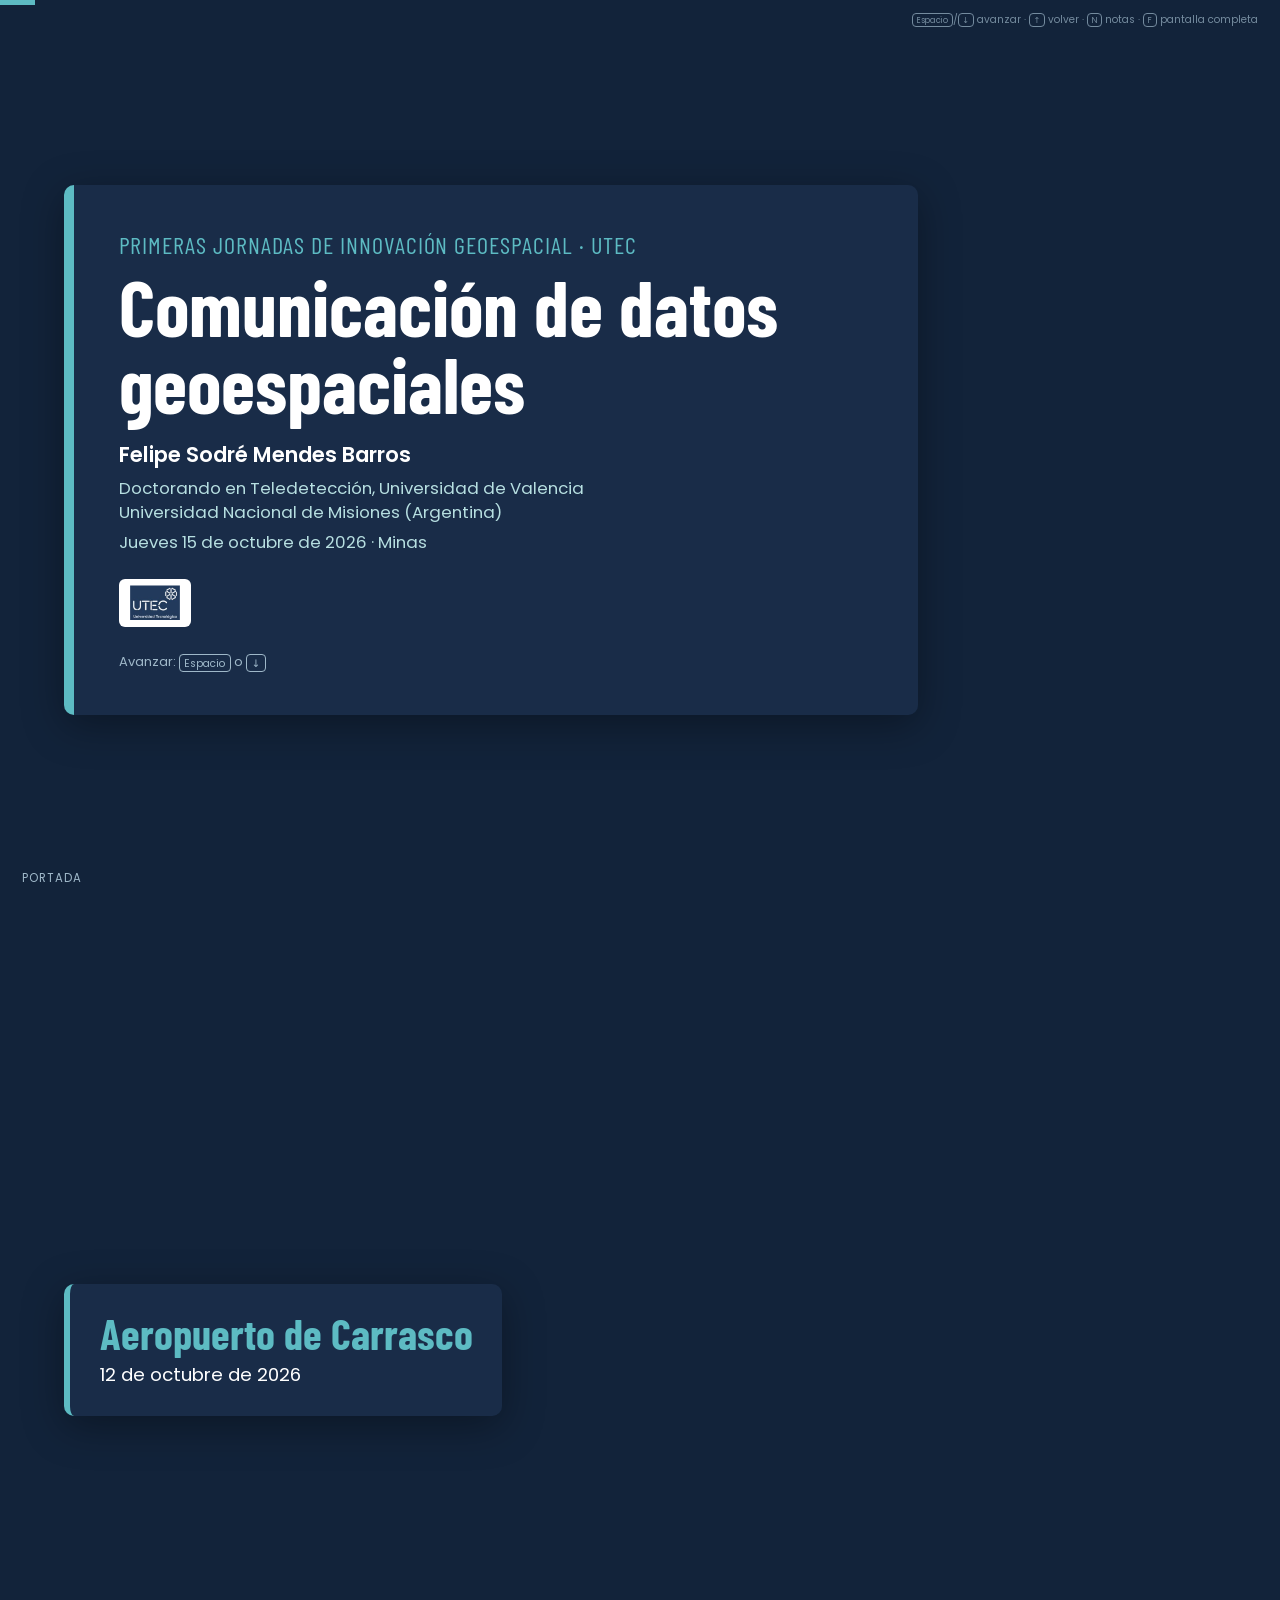
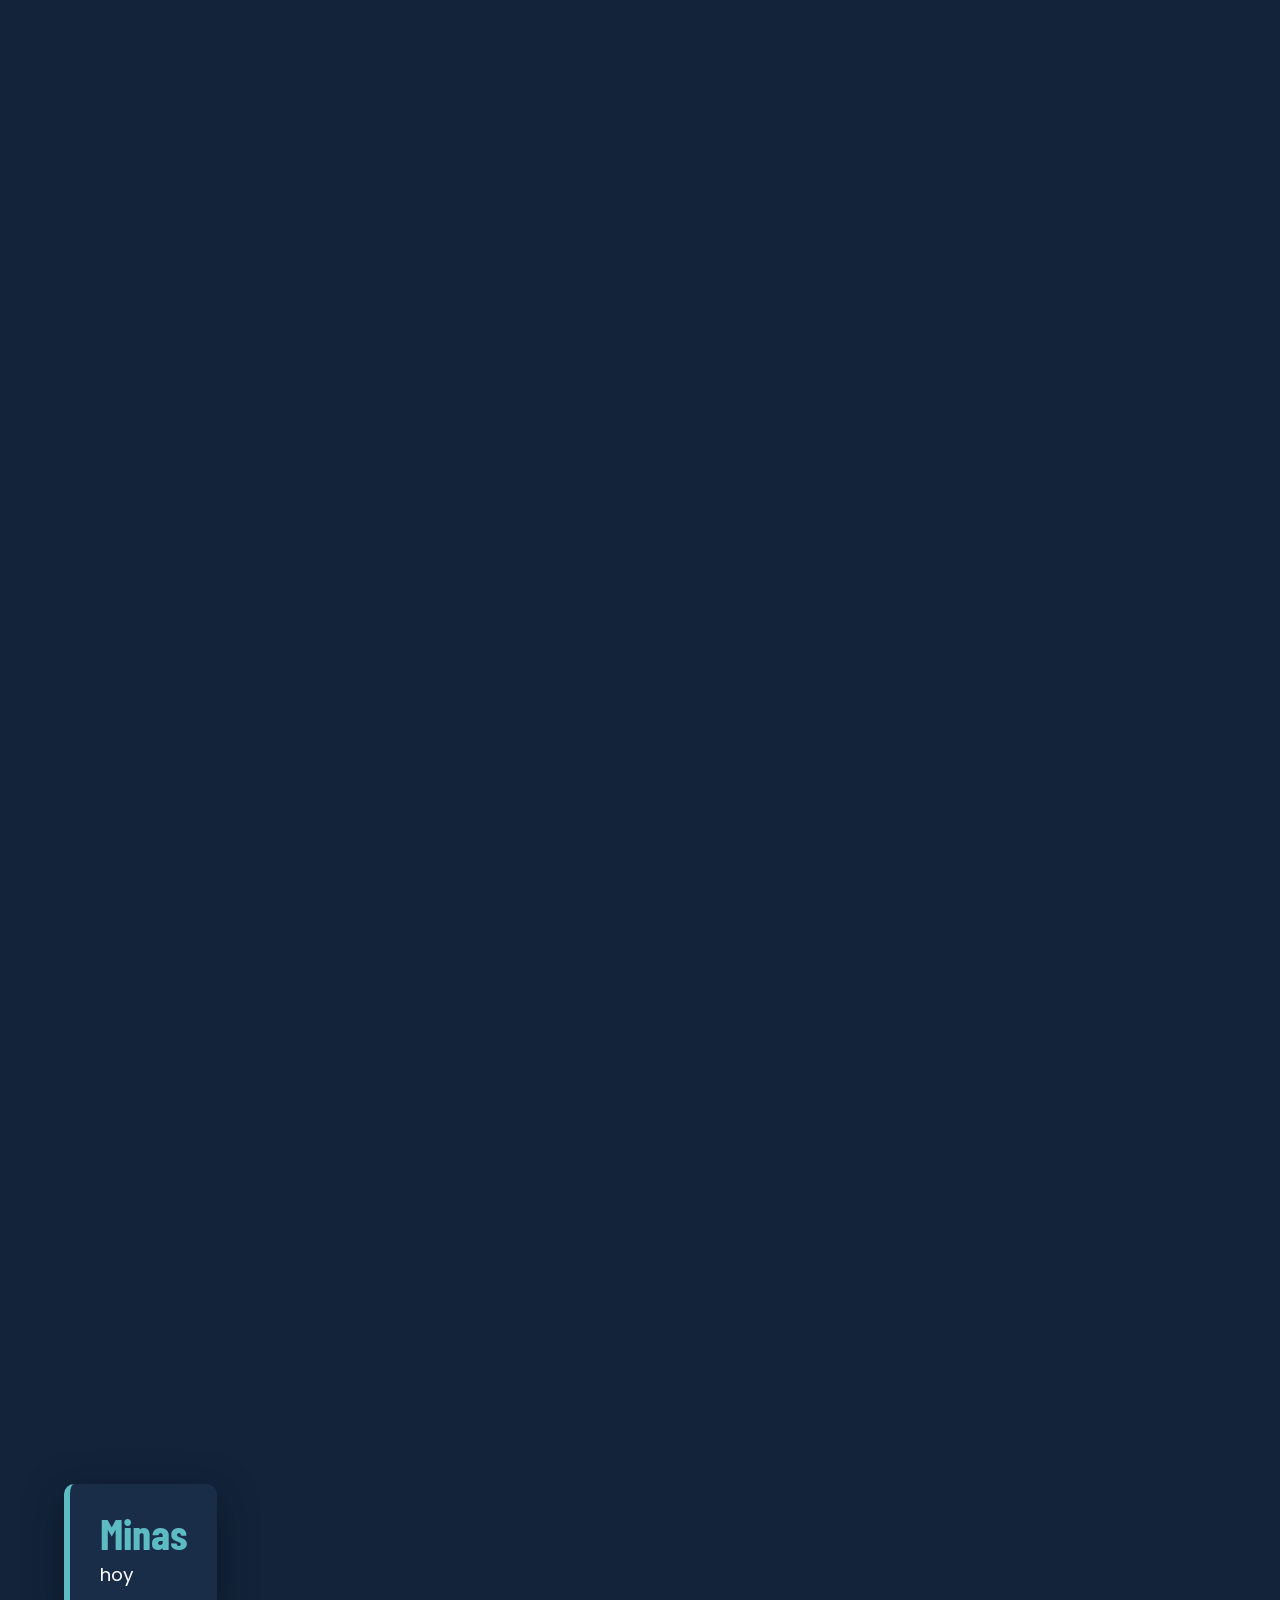
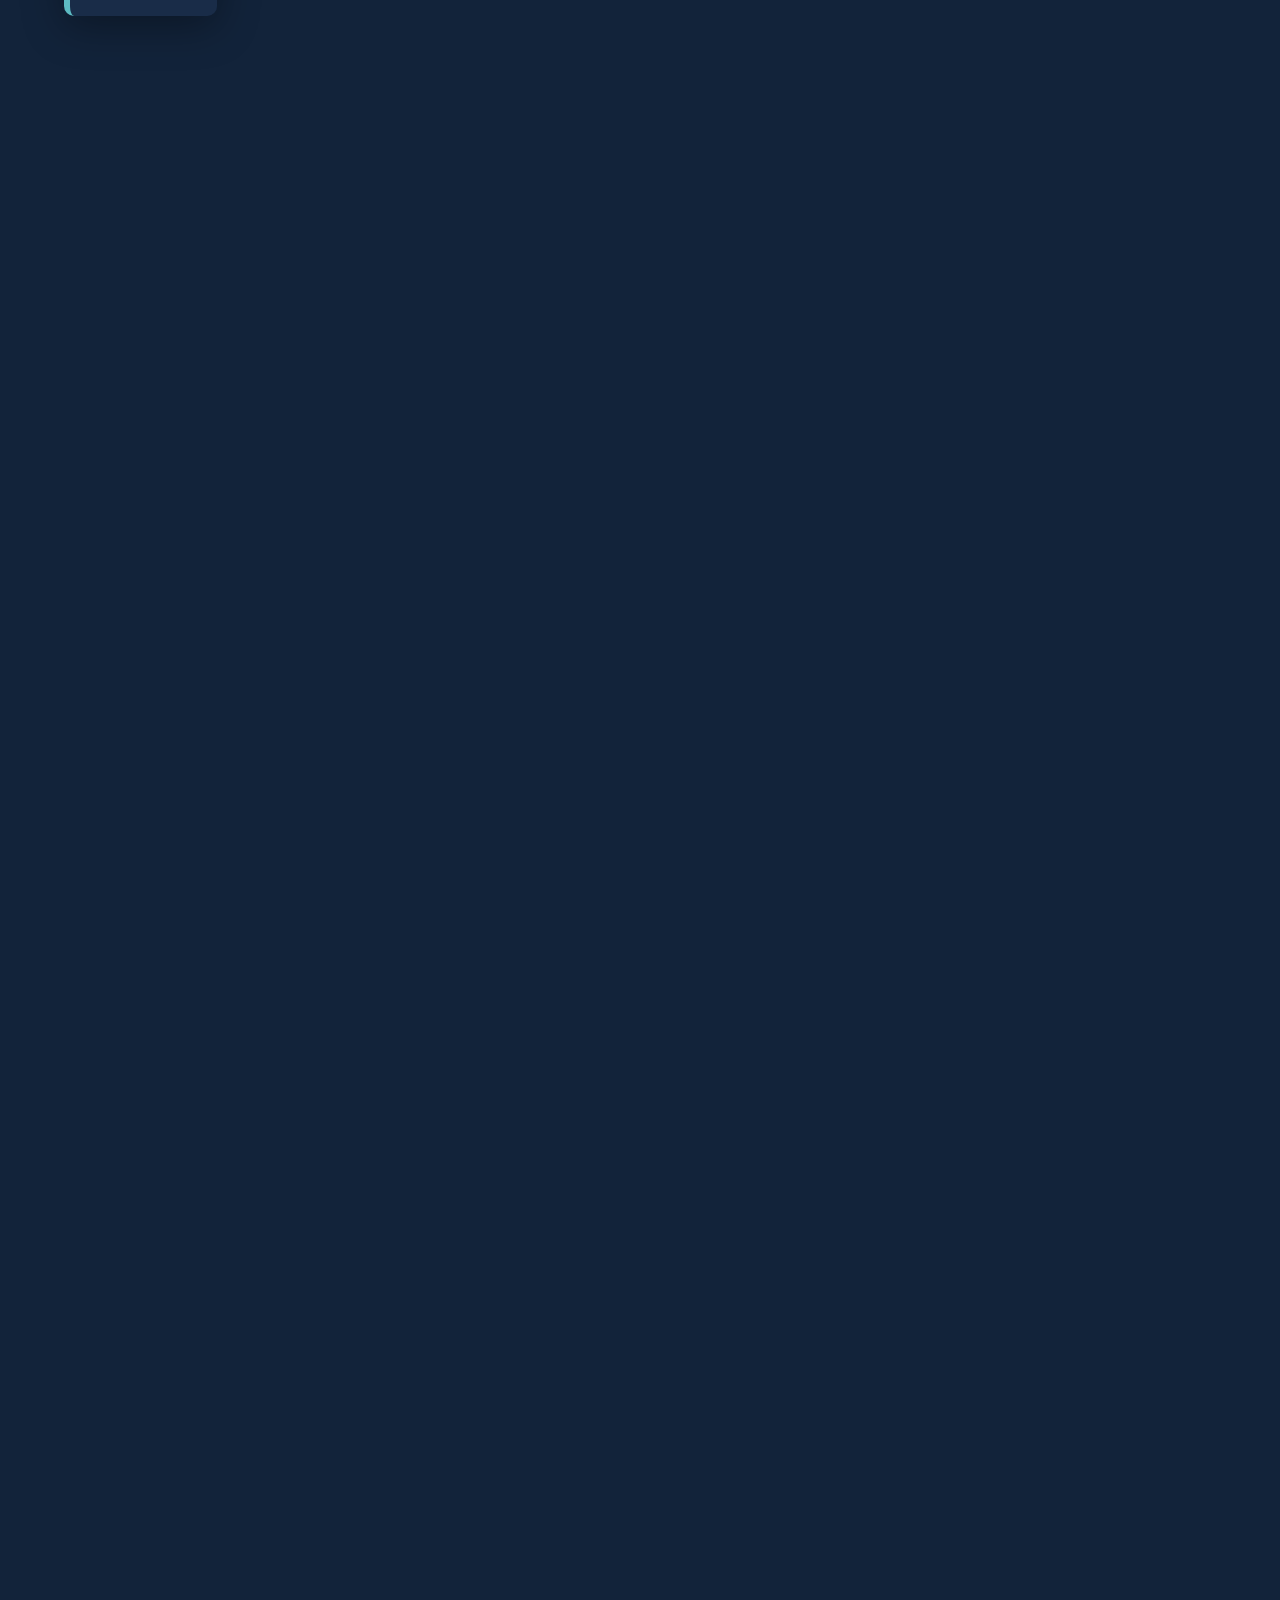
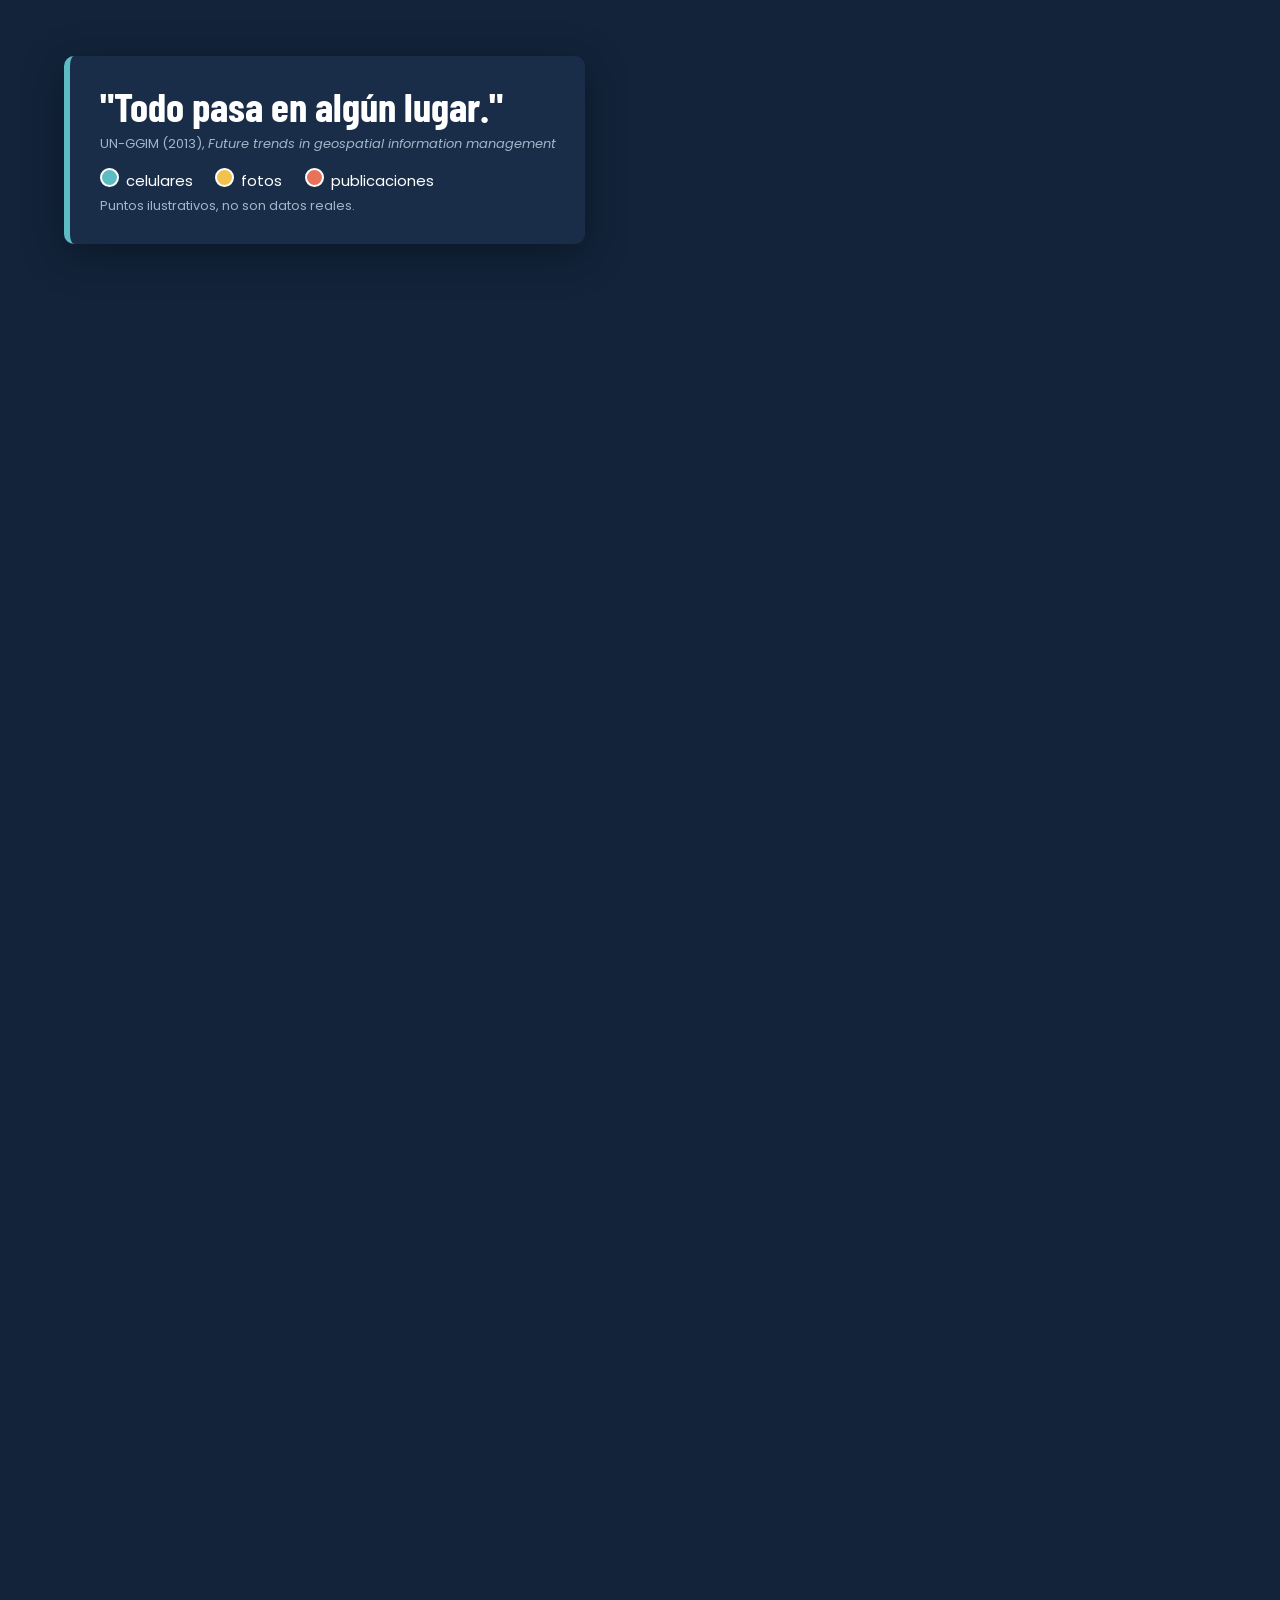
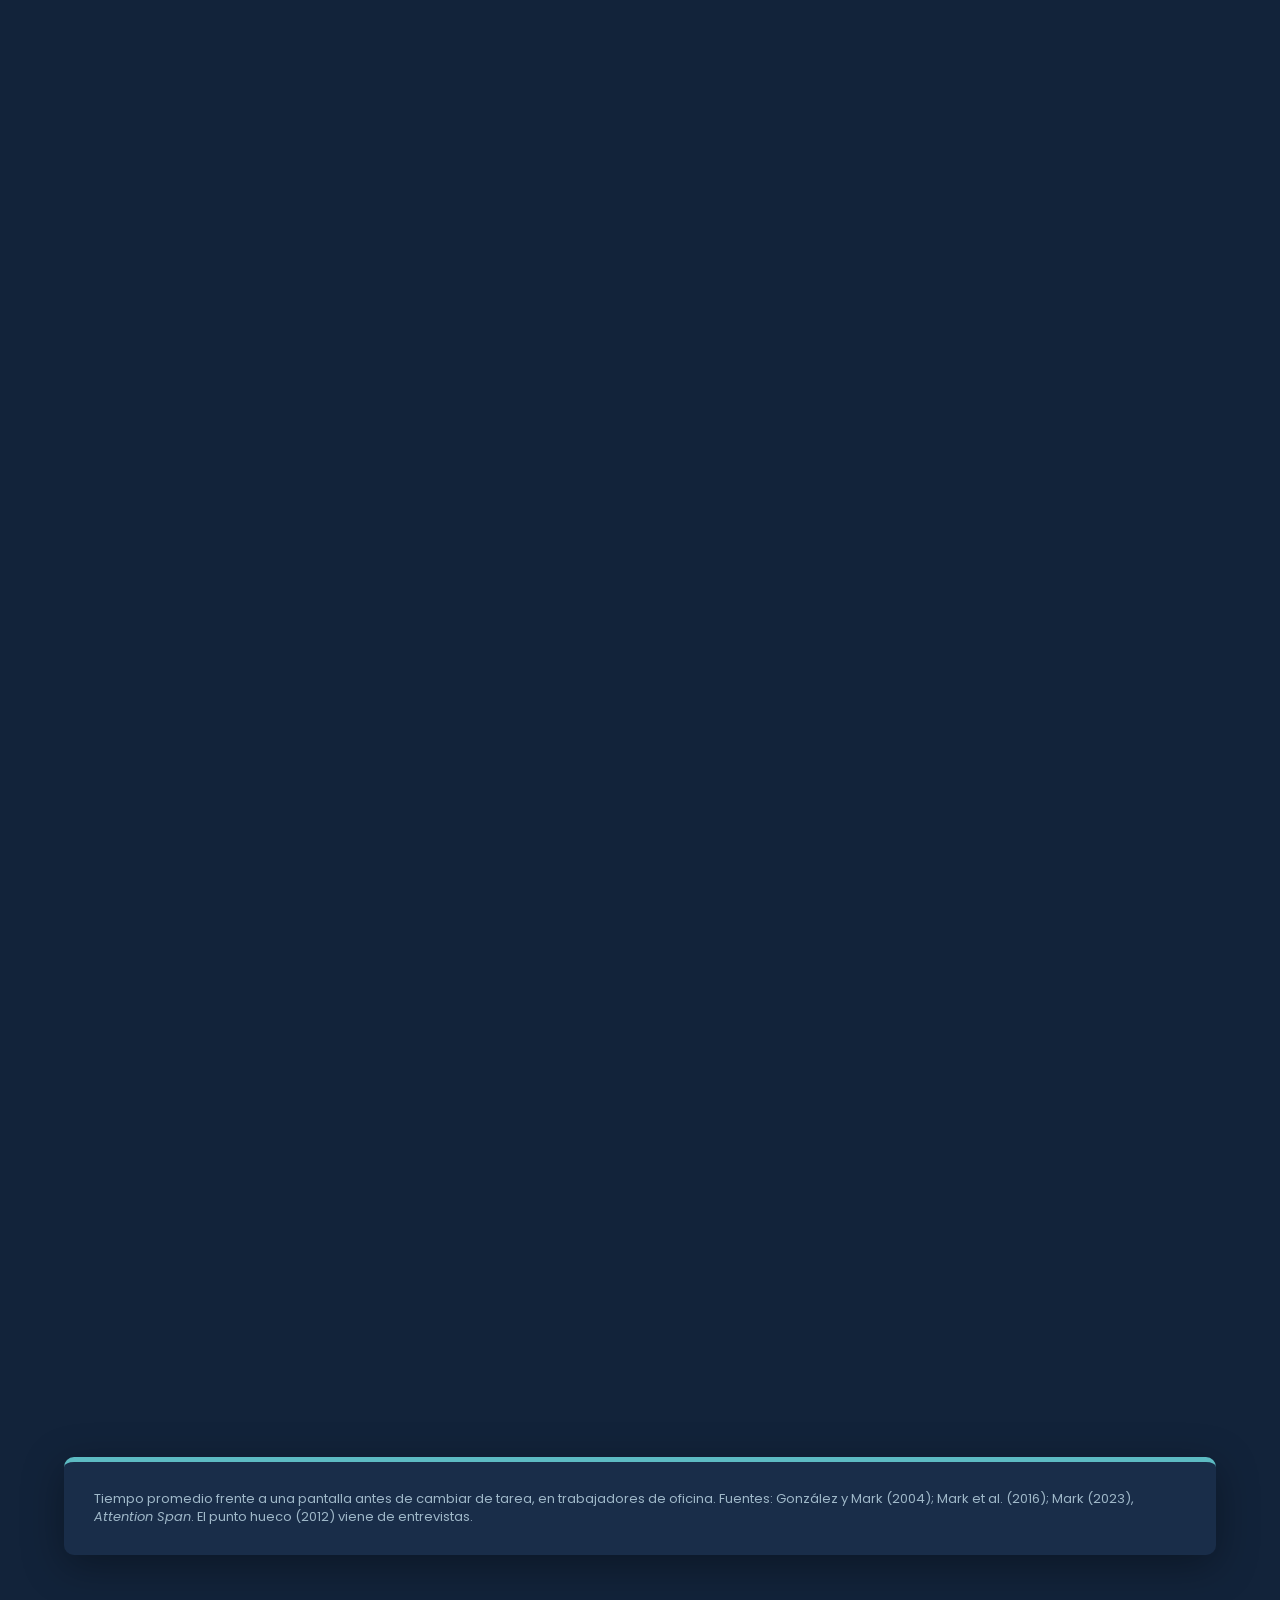
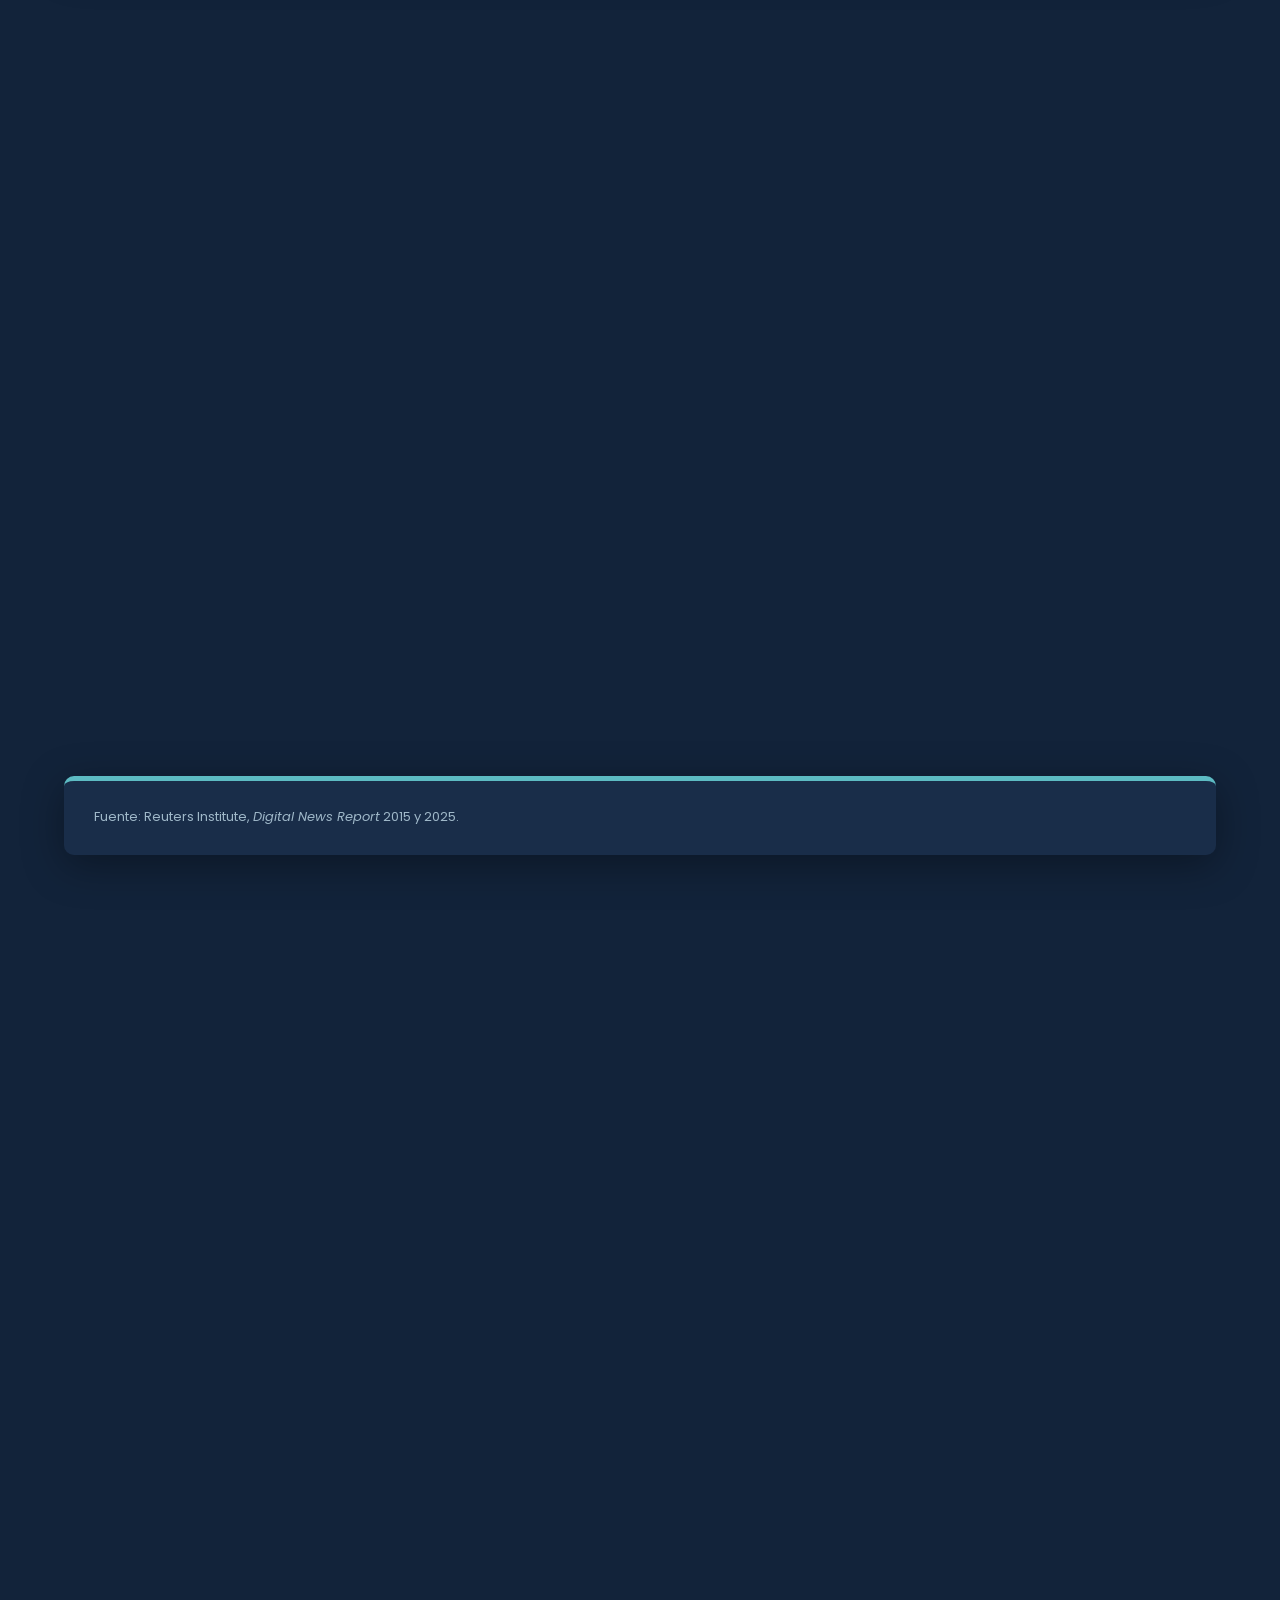
<file: index.html>
<!doctype html>
<html lang="es">
<head>
  <meta charset="utf-8">
  <meta name="viewport" content="width=device-width, initial-scale=1">
  <title>Comunicación de datos geoespaciales</title>
  <meta name="description" content="Charla de Felipe Sodré Mendes Barros en las Primeras Jornadas de Innovación Geoespacial (UTEC, Minas, 15/10/2026).">
  <link rel="preconnect" href="https://fonts.googleapis.com">
  <link rel="preconnect" href="https://fonts.gstatic.com" crossorigin>
  <link href="https://fonts.googleapis.com/css2?family=Barlow+Condensed:wght@600;700&family=Poppins:ital,wght@0,400;0,600;1,400&display=swap" rel="stylesheet">
  <link rel="stylesheet" href="vendor/maplibre-gl.css">
  <link rel="stylesheet" href="estilo.css">
</head>
<body>
  <div id="escenario" aria-hidden="true">
    <div id="mapa"></div>
    <div id="visual"></div>
  </div>
  <ol id="ciclo" aria-label="El ciclo de un proyecto"></ol>
  <div id="barra"></div>
  <p id="bloque"></p>
  <main id="pasos"></main>
  <aside id="notas" hidden></aside>
  <p id="teclas"><kbd>Espacio</kbd>/<kbd>↓</kbd> avanzar · <kbd>↑</kbd> volver · <kbd>N</kbd> notas · <kbd>F</kbd> pantalla completa</p>

  <script src="vendor/maplibre-gl.js"></script>
  <script src="vendor/scrollama.min.js"></script>
  <script src="vendor/qrcode.min.js"></script>
  <script src="notas.js"></script>
  <script src="escenas.js"></script>
  <script src="app.js"></script>
</body>
</html>
</file>
<file: vendor/maplibre-gl.css>
.maplibregl-map{font:12px/20px Helvetica Neue,Arial,Helvetica,sans-serif;overflow:hidden;position:relative;-webkit-tap-highlight-color:rgb(0 0 0/0)}.maplibregl-canvas{left:0;position:absolute;top:0}.maplibregl-map:fullscreen{height:100%;width:100%}.maplibregl-ctrl-group button.maplibregl-ctrl-compass{touch-action:none}.maplibregl-canvas-container.maplibregl-interactive,.maplibregl-ctrl-group button.maplibregl-ctrl-compass{cursor:grab;-webkit-user-select:none;-moz-user-select:none;user-select:none}.maplibregl-canvas-container.maplibregl-interactive.maplibregl-track-pointer{cursor:pointer}.maplibregl-canvas-container.maplibregl-interactive:active,.maplibregl-ctrl-group button.maplibregl-ctrl-compass:active{cursor:grabbing}.maplibregl-canvas-container.maplibregl-touch-zoom-rotate,.maplibregl-canvas-container.maplibregl-touch-zoom-rotate .maplibregl-canvas{touch-action:pan-x pan-y}.maplibregl-canvas-container.maplibregl-touch-drag-pan,.maplibregl-canvas-container.maplibregl-touch-drag-pan .maplibregl-canvas{touch-action:pinch-zoom}.maplibregl-canvas-container.maplibregl-touch-zoom-rotate.maplibregl-touch-drag-pan,.maplibregl-canvas-container.maplibregl-touch-zoom-rotate.maplibregl-touch-drag-pan .maplibregl-canvas{touch-action:none}.maplibregl-canvas-container.maplibregl-touch-drag-pan.maplibregl-cooperative-gestures,.maplibregl-canvas-container.maplibregl-touch-drag-pan.maplibregl-cooperative-gestures .maplibregl-canvas{touch-action:pan-x pan-y}.maplibregl-ctrl-bottom-left,.maplibregl-ctrl-bottom-right,.maplibregl-ctrl-top-left,.maplibregl-ctrl-top-right{pointer-events:none;position:absolute;z-index:2}.maplibregl-ctrl-top-left{left:0;top:0}.maplibregl-ctrl-top-right{right:0;top:0}.maplibregl-ctrl-bottom-left{bottom:0;left:0}.maplibregl-ctrl-bottom-right{bottom:0;right:0}.maplibregl-ctrl{clear:both;pointer-events:auto;transform:translate(0)}.maplibregl-ctrl-top-left .maplibregl-ctrl{float:left;margin:10px 0 0 10px}.maplibregl-ctrl-top-right .maplibregl-ctrl{float:right;margin:10px 10px 0 0}.maplibregl-ctrl-bottom-left .maplibregl-ctrl{float:left;margin:0 0 10px 10px}.maplibregl-ctrl-bottom-right .maplibregl-ctrl{float:right;margin:0 10px 10px 0}.maplibregl-ctrl-group{background:#fff;border-radius:4px}.maplibregl-ctrl-group:not(:empty){box-shadow:0 0 0 2px rgba(0,0,0,.1)}@media (forced-colors:active){.maplibregl-ctrl-group:not(:empty){box-shadow:0 0 0 2px ButtonText}}.maplibregl-ctrl-group button{background-color:transparent;border:0;box-sizing:border-box;cursor:pointer;display:block;height:29px;outline:none;padding:0;width:29px}.maplibregl-ctrl-group button+button{border-top:1px solid #ddd}.maplibregl-ctrl button .maplibregl-ctrl-icon{background-position:50%;background-repeat:no-repeat;display:block;height:100%;width:100%}@media (forced-colors:active){.maplibregl-ctrl-icon{background-color:transparent}.maplibregl-ctrl-group button+button{border-top:1px solid ButtonText}}.maplibregl-ctrl button::-moz-focus-inner{border:0;padding:0}.maplibregl-ctrl-attrib-button:focus,.maplibregl-ctrl-group button:focus{box-shadow:0 0 2px 2px #0096ff}.maplibregl-ctrl button:disabled{cursor:not-allowed}.maplibregl-ctrl button:disabled .maplibregl-ctrl-icon{opacity:.25}.maplibregl-ctrl button:not(:disabled):hover{background-color:rgb(0 0 0/5%)}.maplibregl-ctrl-group button:focus:focus-visible{box-shadow:0 0 2px 2px #0096ff}.maplibregl-ctrl-group button:focus:not(:focus-visible){box-shadow:none}.maplibregl-ctrl-group button:focus:first-child{border-radius:4px 4px 0 0}.maplibregl-ctrl-group button:focus:last-child{border-radius:0 0 4px 4px}.maplibregl-ctrl-group button:focus:only-child{border-radius:inherit}.maplibregl-ctrl button.maplibregl-ctrl-zoom-out .maplibregl-ctrl-icon{background-image:url("data:image/svg+xml;charset=utf-8,%3Csvg xmlns='http://www.w3.org/2000/svg' width='29' height='29' fill='%23333' viewBox='0 0 29 29'%3E%3Cpath d='M10 13c-.75 0-1.5.75-1.5 1.5S9.25 16 10 16h9c.75 0 1.5-.75 1.5-1.5S19.75 13 19 13z'/%3E%3C/svg%3E")}.maplibregl-ctrl button.maplibregl-ctrl-zoom-in .maplibregl-ctrl-icon{background-image:url("data:image/svg+xml;charset=utf-8,%3Csvg xmlns='http://www.w3.org/2000/svg' width='29' height='29' fill='%23333' viewBox='0 0 29 29'%3E%3Cpath d='M14.5 8.5c-.75 0-1.5.75-1.5 1.5v3h-3c-.75 0-1.5.75-1.5 1.5S9.25 16 10 16h3v3c0 .75.75 1.5 1.5 1.5S16 19.75 16 19v-3h3c.75 0 1.5-.75 1.5-1.5S19.75 13 19 13h-3v-3c0-.75-.75-1.5-1.5-1.5'/%3E%3C/svg%3E")}@media (forced-colors:active){.maplibregl-ctrl button.maplibregl-ctrl-zoom-out .maplibregl-ctrl-icon{background-image:url("data:image/svg+xml;charset=utf-8,%3Csvg xmlns='http://www.w3.org/2000/svg' width='29' height='29' fill='%23fff' viewBox='0 0 29 29'%3E%3Cpath d='M10 13c-.75 0-1.5.75-1.5 1.5S9.25 16 10 16h9c.75 0 1.5-.75 1.5-1.5S19.75 13 19 13z'/%3E%3C/svg%3E")}.maplibregl-ctrl button.maplibregl-ctrl-zoom-in .maplibregl-ctrl-icon{background-image:url("data:image/svg+xml;charset=utf-8,%3Csvg xmlns='http://www.w3.org/2000/svg' width='29' height='29' fill='%23fff' viewBox='0 0 29 29'%3E%3Cpath d='M14.5 8.5c-.75 0-1.5.75-1.5 1.5v3h-3c-.75 0-1.5.75-1.5 1.5S9.25 16 10 16h3v3c0 .75.75 1.5 1.5 1.5S16 19.75 16 19v-3h3c.75 0 1.5-.75 1.5-1.5S19.75 13 19 13h-3v-3c0-.75-.75-1.5-1.5-1.5'/%3E%3C/svg%3E")}}@media (forced-colors:active) and (prefers-color-scheme:light){.maplibregl-ctrl button.maplibregl-ctrl-zoom-out .maplibregl-ctrl-icon{background-image:url("data:image/svg+xml;charset=utf-8,%3Csvg xmlns='http://www.w3.org/2000/svg' width='29' height='29' viewBox='0 0 29 29'%3E%3Cpath d='M10 13c-.75 0-1.5.75-1.5 1.5S9.25 16 10 16h9c.75 0 1.5-.75 1.5-1.5S19.75 13 19 13z'/%3E%3C/svg%3E")}.maplibregl-ctrl button.maplibregl-ctrl-zoom-in .maplibregl-ctrl-icon{background-image:url("data:image/svg+xml;charset=utf-8,%3Csvg xmlns='http://www.w3.org/2000/svg' width='29' height='29' viewBox='0 0 29 29'%3E%3Cpath d='M14.5 8.5c-.75 0-1.5.75-1.5 1.5v3h-3c-.75 0-1.5.75-1.5 1.5S9.25 16 10 16h3v3c0 .75.75 1.5 1.5 1.5S16 19.75 16 19v-3h3c.75 0 1.5-.75 1.5-1.5S19.75 13 19 13h-3v-3c0-.75-.75-1.5-1.5-1.5'/%3E%3C/svg%3E")}}.maplibregl-ctrl button.maplibregl-ctrl-fullscreen .maplibregl-ctrl-icon{background-image:url("data:image/svg+xml;charset=utf-8,%3Csvg xmlns='http://www.w3.org/2000/svg' width='29' height='29' fill='%23333' viewBox='0 0 29 29'%3E%3Cpath d='M24 16v5.5c0 1.75-.75 2.5-2.5 2.5H16v-1l3-1.5-4-5.5 1-1 5.5 4 1.5-3zM6 16l1.5 3 5.5-4 1 1-4 5.5 3 1.5v1H7.5C5.75 24 5 23.25 5 21.5V16zm7-11v1l-3 1.5 4 5.5-1 1-5.5-4L6 13H5V7.5C5 5.75 5.75 5 7.5 5zm11 2.5c0-1.75-.75-2.5-2.5-2.5H16v1l3 1.5-4 5.5 1 1 5.5-4 1.5 3h1z'/%3E%3C/svg%3E")}.maplibregl-ctrl button.maplibregl-ctrl-shrink .maplibregl-ctrl-icon{background-image:url("data:image/svg+xml;charset=utf-8,%3Csvg xmlns='http://www.w3.org/2000/svg' width='29' height='29' viewBox='0 0 29 29'%3E%3Cpath d='M18.5 16c-1.75 0-2.5.75-2.5 2.5V24h1l1.5-3 5.5 4 1-1-4-5.5 3-1.5v-1zM13 18.5c0-1.75-.75-2.5-2.5-2.5H5v1l3 1.5L4 24l1 1 5.5-4 1.5 3h1zm3-8c0 1.75.75 2.5 2.5 2.5H24v-1l-3-1.5L25 5l-1-1-5.5 4L17 5h-1zM10.5 13c1.75 0 2.5-.75 2.5-2.5V5h-1l-1.5 3L5 4 4 5l4 5.5L5 12v1z'/%3E%3C/svg%3E")}@media (forced-colors:active){.maplibregl-ctrl button.maplibregl-ctrl-fullscreen .maplibregl-ctrl-icon{background-image:url("data:image/svg+xml;charset=utf-8,%3Csvg xmlns='http://www.w3.org/2000/svg' width='29' height='29' fill='%23fff' viewBox='0 0 29 29'%3E%3Cpath d='M24 16v5.5c0 1.75-.75 2.5-2.5 2.5H16v-1l3-1.5-4-5.5 1-1 5.5 4 1.5-3zM6 16l1.5 3 5.5-4 1 1-4 5.5 3 1.5v1H7.5C5.75 24 5 23.25 5 21.5V16zm7-11v1l-3 1.5 4 5.5-1 1-5.5-4L6 13H5V7.5C5 5.75 5.75 5 7.5 5zm11 2.5c0-1.75-.75-2.5-2.5-2.5H16v1l3 1.5-4 5.5 1 1 5.5-4 1.5 3h1z'/%3E%3C/svg%3E")}.maplibregl-ctrl button.maplibregl-ctrl-shrink .maplibregl-ctrl-icon{background-image:url("data:image/svg+xml;charset=utf-8,%3Csvg xmlns='http://www.w3.org/2000/svg' width='29' height='29' fill='%23fff' viewBox='0 0 29 29'%3E%3Cpath d='M18.5 16c-1.75 0-2.5.75-2.5 2.5V24h1l1.5-3 5.5 4 1-1-4-5.5 3-1.5v-1zM13 18.5c0-1.75-.75-2.5-2.5-2.5H5v1l3 1.5L4 24l1 1 5.5-4 1.5 3h1zm3-8c0 1.75.75 2.5 2.5 2.5H24v-1l-3-1.5L25 5l-1-1-5.5 4L17 5h-1zM10.5 13c1.75 0 2.5-.75 2.5-2.5V5h-1l-1.5 3L5 4 4 5l4 5.5L5 12v1z'/%3E%3C/svg%3E")}}@media (forced-colors:active) and (prefers-color-scheme:light){.maplibregl-ctrl button.maplibregl-ctrl-fullscreen .maplibregl-ctrl-icon{background-image:url("data:image/svg+xml;charset=utf-8,%3Csvg xmlns='http://www.w3.org/2000/svg' width='29' height='29' viewBox='0 0 29 29'%3E%3Cpath d='M24 16v5.5c0 1.75-.75 2.5-2.5 2.5H16v-1l3-1.5-4-5.5 1-1 5.5 4 1.5-3zM6 16l1.5 3 5.5-4 1 1-4 5.5 3 1.5v1H7.5C5.75 24 5 23.25 5 21.5V16zm7-11v1l-3 1.5 4 5.5-1 1-5.5-4L6 13H5V7.5C5 5.75 5.75 5 7.5 5zm11 2.5c0-1.75-.75-2.5-2.5-2.5H16v1l3 1.5-4 5.5 1 1 5.5-4 1.5 3h1z'/%3E%3C/svg%3E")}.maplibregl-ctrl button.maplibregl-ctrl-shrink .maplibregl-ctrl-icon{background-image:url("data:image/svg+xml;charset=utf-8,%3Csvg xmlns='http://www.w3.org/2000/svg' width='29' height='29' viewBox='0 0 29 29'%3E%3Cpath d='M18.5 16c-1.75 0-2.5.75-2.5 2.5V24h1l1.5-3 5.5 4 1-1-4-5.5 3-1.5v-1zM13 18.5c0-1.75-.75-2.5-2.5-2.5H5v1l3 1.5L4 24l1 1 5.5-4 1.5 3h1zm3-8c0 1.75.75 2.5 2.5 2.5H24v-1l-3-1.5L25 5l-1-1-5.5 4L17 5h-1zM10.5 13c1.75 0 2.5-.75 2.5-2.5V5h-1l-1.5 3L5 4 4 5l4 5.5L5 12v1z'/%3E%3C/svg%3E")}}.maplibregl-ctrl button.maplibregl-ctrl-compass .maplibregl-ctrl-icon{background-image:url("data:image/svg+xml;charset=utf-8,%3Csvg xmlns='http://www.w3.org/2000/svg' width='29' height='29' fill='%23333' viewBox='0 0 29 29'%3E%3Cpath d='m10.5 14 4-8 4 8z'/%3E%3Cpath fill='%23ccc' d='m10.5 16 4 8 4-8z'/%3E%3C/svg%3E")}@media (forced-colors:active){.maplibregl-ctrl button.maplibregl-ctrl-compass .maplibregl-ctrl-icon{background-image:url("data:image/svg+xml;charset=utf-8,%3Csvg xmlns='http://www.w3.org/2000/svg' width='29' height='29' fill='%23fff' viewBox='0 0 29 29'%3E%3Cpath d='m10.5 14 4-8 4 8z'/%3E%3Cpath fill='%23ccc' d='m10.5 16 4 8 4-8z'/%3E%3C/svg%3E")}}@media (forced-colors:active) and (prefers-color-scheme:light){.maplibregl-ctrl button.maplibregl-ctrl-compass .maplibregl-ctrl-icon{background-image:url("data:image/svg+xml;charset=utf-8,%3Csvg xmlns='http://www.w3.org/2000/svg' width='29' height='29' viewBox='0 0 29 29'%3E%3Cpath d='m10.5 14 4-8 4 8z'/%3E%3Cpath fill='%23ccc' d='m10.5 16 4 8 4-8z'/%3E%3C/svg%3E")}}.maplibregl-ctrl button.maplibregl-ctrl-terrain .maplibregl-ctrl-icon{background-image:url("data:image/svg+xml;charset=utf-8,%3Csvg xmlns='http://www.w3.org/2000/svg' width='22' height='22' fill='%23333' viewBox='0 0 22 22'%3E%3Cpath d='m1.754 13.406 4.453-4.851 3.09 3.09 3.281 3.277.969-.969-3.309-3.312 3.844-4.121 6.148 6.886h1.082v-.855l-7.207-8.07-4.84 5.187L6.169 6.57l-5.48 5.965v.871ZM.688 16.844h20.625v1.375H.688Zm0 0'/%3E%3C/svg%3E")}.maplibregl-ctrl button.maplibregl-ctrl-terrain-enabled .maplibregl-ctrl-icon{background-image:url("data:image/svg+xml;charset=utf-8,%3Csvg xmlns='http://www.w3.org/2000/svg' width='22' height='22' fill='%2333b5e5' viewBox='0 0 22 22'%3E%3Cpath d='m1.754 13.406 4.453-4.851 3.09 3.09 3.281 3.277.969-.969-3.309-3.312 3.844-4.121 6.148 6.886h1.082v-.855l-7.207-8.07-4.84 5.187L6.169 6.57l-5.48 5.965v.871ZM.688 16.844h20.625v1.375H.688Zm0 0'/%3E%3C/svg%3E")}.maplibregl-ctrl button.maplibregl-ctrl-geolocate .maplibregl-ctrl-icon{background-image:url("data:image/svg+xml;charset=utf-8,%3Csvg xmlns='http://www.w3.org/2000/svg' width='29' height='29' fill='%23333' viewBox='0 0 20 20'%3E%3Cpath d='M10 4C9 4 9 5 9 5v.1A5 5 0 0 0 5.1 9H5s-1 0-1 1 1 1 1 1h.1A5 5 0 0 0 9 14.9v.1s0 1 1 1 1-1 1-1v-.1a5 5 0 0 0 3.9-3.9h.1s1 0 1-1-1-1-1-1h-.1A5 5 0 0 0 11 5.1V5s0-1-1-1m0 2.5a3.5 3.5 0 1 1 0 7 3.5 3.5 0 1 1 0-7'/%3E%3Ccircle cx='10' cy='10' r='2'/%3E%3C/svg%3E")}.maplibregl-ctrl button.maplibregl-ctrl-geolocate:disabled .maplibregl-ctrl-icon{background-image:url("data:image/svg+xml;charset=utf-8,%3Csvg xmlns='http://www.w3.org/2000/svg' width='29' height='29' fill='%23aaa' viewBox='0 0 20 20'%3E%3Cpath d='M10 4C9 4 9 5 9 5v.1A5 5 0 0 0 5.1 9H5s-1 0-1 1 1 1 1 1h.1A5 5 0 0 0 9 14.9v.1s0 1 1 1 1-1 1-1v-.1a5 5 0 0 0 3.9-3.9h.1s1 0 1-1-1-1-1-1h-.1A5 5 0 0 0 11 5.1V5s0-1-1-1m0 2.5a3.5 3.5 0 1 1 0 7 3.5 3.5 0 1 1 0-7'/%3E%3Ccircle cx='10' cy='10' r='2'/%3E%3Cpath fill='red' d='m14 5 1 1-9 9-1-1z'/%3E%3C/svg%3E")}.maplibregl-ctrl button.maplibregl-ctrl-geolocate.maplibregl-ctrl-geolocate-active .maplibregl-ctrl-icon{background-image:url("data:image/svg+xml;charset=utf-8,%3Csvg xmlns='http://www.w3.org/2000/svg' width='29' height='29' fill='%2333b5e5' viewBox='0 0 20 20'%3E%3Cpath d='M10 4C9 4 9 5 9 5v.1A5 5 0 0 0 5.1 9H5s-1 0-1 1 1 1 1 1h.1A5 5 0 0 0 9 14.9v.1s0 1 1 1 1-1 1-1v-.1a5 5 0 0 0 3.9-3.9h.1s1 0 1-1-1-1-1-1h-.1A5 5 0 0 0 11 5.1V5s0-1-1-1m0 2.5a3.5 3.5 0 1 1 0 7 3.5 3.5 0 1 1 0-7'/%3E%3Ccircle cx='10' cy='10' r='2'/%3E%3C/svg%3E")}.maplibregl-ctrl button.maplibregl-ctrl-geolocate.maplibregl-ctrl-geolocate-active-error .maplibregl-ctrl-icon{background-image:url("data:image/svg+xml;charset=utf-8,%3Csvg xmlns='http://www.w3.org/2000/svg' width='29' height='29' fill='%23e58978' viewBox='0 0 20 20'%3E%3Cpath d='M10 4C9 4 9 5 9 5v.1A5 5 0 0 0 5.1 9H5s-1 0-1 1 1 1 1 1h.1A5 5 0 0 0 9 14.9v.1s0 1 1 1 1-1 1-1v-.1a5 5 0 0 0 3.9-3.9h.1s1 0 1-1-1-1-1-1h-.1A5 5 0 0 0 11 5.1V5s0-1-1-1m0 2.5a3.5 3.5 0 1 1 0 7 3.5 3.5 0 1 1 0-7'/%3E%3Ccircle cx='10' cy='10' r='2'/%3E%3C/svg%3E")}.maplibregl-ctrl button.maplibregl-ctrl-geolocate.maplibregl-ctrl-geolocate-background .maplibregl-ctrl-icon{background-image:url("data:image/svg+xml;charset=utf-8,%3Csvg xmlns='http://www.w3.org/2000/svg' width='29' height='29' fill='%2333b5e5' viewBox='0 0 20 20'%3E%3Cpath d='M10 4C9 4 9 5 9 5v.1A5 5 0 0 0 5.1 9H5s-1 0-1 1 1 1 1 1h.1A5 5 0 0 0 9 14.9v.1s0 1 1 1 1-1 1-1v-.1a5 5 0 0 0 3.9-3.9h.1s1 0 1-1-1-1-1-1h-.1A5 5 0 0 0 11 5.1V5s0-1-1-1m0 2.5a3.5 3.5 0 1 1 0 7 3.5 3.5 0 1 1 0-7'/%3E%3C/svg%3E")}.maplibregl-ctrl button.maplibregl-ctrl-geolocate.maplibregl-ctrl-geolocate-background-error .maplibregl-ctrl-icon{background-image:url("data:image/svg+xml;charset=utf-8,%3Csvg xmlns='http://www.w3.org/2000/svg' width='29' height='29' fill='%23e54e33' viewBox='0 0 20 20'%3E%3Cpath d='M10 4C9 4 9 5 9 5v.1A5 5 0 0 0 5.1 9H5s-1 0-1 1 1 1 1 1h.1A5 5 0 0 0 9 14.9v.1s0 1 1 1 1-1 1-1v-.1a5 5 0 0 0 3.9-3.9h.1s1 0 1-1-1-1-1-1h-.1A5 5 0 0 0 11 5.1V5s0-1-1-1m0 2.5a3.5 3.5 0 1 1 0 7 3.5 3.5 0 1 1 0-7'/%3E%3C/svg%3E")}.maplibregl-ctrl button.maplibregl-ctrl-geolocate.maplibregl-ctrl-geolocate-waiting .maplibregl-ctrl-icon{animation:maplibregl-spin 2s linear infinite}@media (forced-colors:active){.maplibregl-ctrl button.maplibregl-ctrl-geolocate .maplibregl-ctrl-icon{background-image:url("data:image/svg+xml;charset=utf-8,%3Csvg xmlns='http://www.w3.org/2000/svg' width='29' height='29' fill='%23fff' viewBox='0 0 20 20'%3E%3Cpath d='M10 4C9 4 9 5 9 5v.1A5 5 0 0 0 5.1 9H5s-1 0-1 1 1 1 1 1h.1A5 5 0 0 0 9 14.9v.1s0 1 1 1 1-1 1-1v-.1a5 5 0 0 0 3.9-3.9h.1s1 0 1-1-1-1-1-1h-.1A5 5 0 0 0 11 5.1V5s0-1-1-1m0 2.5a3.5 3.5 0 1 1 0 7 3.5 3.5 0 1 1 0-7'/%3E%3Ccircle cx='10' cy='10' r='2'/%3E%3C/svg%3E")}.maplibregl-ctrl button.maplibregl-ctrl-geolocate:disabled .maplibregl-ctrl-icon{background-image:url("data:image/svg+xml;charset=utf-8,%3Csvg xmlns='http://www.w3.org/2000/svg' width='29' height='29' fill='%23999' viewBox='0 0 20 20'%3E%3Cpath d='M10 4C9 4 9 5 9 5v.1A5 5 0 0 0 5.1 9H5s-1 0-1 1 1 1 1 1h.1A5 5 0 0 0 9 14.9v.1s0 1 1 1 1-1 1-1v-.1a5 5 0 0 0 3.9-3.9h.1s1 0 1-1-1-1-1-1h-.1A5 5 0 0 0 11 5.1V5s0-1-1-1m0 2.5a3.5 3.5 0 1 1 0 7 3.5 3.5 0 1 1 0-7'/%3E%3Ccircle cx='10' cy='10' r='2'/%3E%3Cpath fill='red' d='m14 5 1 1-9 9-1-1z'/%3E%3C/svg%3E")}.maplibregl-ctrl button.maplibregl-ctrl-geolocate.maplibregl-ctrl-geolocate-active .maplibregl-ctrl-icon{background-image:url("data:image/svg+xml;charset=utf-8,%3Csvg xmlns='http://www.w3.org/2000/svg' width='29' height='29' fill='%2333b5e5' viewBox='0 0 20 20'%3E%3Cpath d='M10 4C9 4 9 5 9 5v.1A5 5 0 0 0 5.1 9H5s-1 0-1 1 1 1 1 1h.1A5 5 0 0 0 9 14.9v.1s0 1 1 1 1-1 1-1v-.1a5 5 0 0 0 3.9-3.9h.1s1 0 1-1-1-1-1-1h-.1A5 5 0 0 0 11 5.1V5s0-1-1-1m0 2.5a3.5 3.5 0 1 1 0 7 3.5 3.5 0 1 1 0-7'/%3E%3Ccircle cx='10' cy='10' r='2'/%3E%3C/svg%3E")}.maplibregl-ctrl button.maplibregl-ctrl-geolocate.maplibregl-ctrl-geolocate-active-error .maplibregl-ctrl-icon{background-image:url("data:image/svg+xml;charset=utf-8,%3Csvg xmlns='http://www.w3.org/2000/svg' width='29' height='29' fill='%23e58978' viewBox='0 0 20 20'%3E%3Cpath d='M10 4C9 4 9 5 9 5v.1A5 5 0 0 0 5.1 9H5s-1 0-1 1 1 1 1 1h.1A5 5 0 0 0 9 14.9v.1s0 1 1 1 1-1 1-1v-.1a5 5 0 0 0 3.9-3.9h.1s1 0 1-1-1-1-1-1h-.1A5 5 0 0 0 11 5.1V5s0-1-1-1m0 2.5a3.5 3.5 0 1 1 0 7 3.5 3.5 0 1 1 0-7'/%3E%3Ccircle cx='10' cy='10' r='2'/%3E%3C/svg%3E")}.maplibregl-ctrl button.maplibregl-ctrl-geolocate.maplibregl-ctrl-geolocate-background .maplibregl-ctrl-icon{background-image:url("data:image/svg+xml;charset=utf-8,%3Csvg xmlns='http://www.w3.org/2000/svg' width='29' height='29' fill='%2333b5e5' viewBox='0 0 20 20'%3E%3Cpath d='M10 4C9 4 9 5 9 5v.1A5 5 0 0 0 5.1 9H5s-1 0-1 1 1 1 1 1h.1A5 5 0 0 0 9 14.9v.1s0 1 1 1 1-1 1-1v-.1a5 5 0 0 0 3.9-3.9h.1s1 0 1-1-1-1-1-1h-.1A5 5 0 0 0 11 5.1V5s0-1-1-1m0 2.5a3.5 3.5 0 1 1 0 7 3.5 3.5 0 1 1 0-7'/%3E%3C/svg%3E")}.maplibregl-ctrl button.maplibregl-ctrl-geolocate.maplibregl-ctrl-geolocate-background-error .maplibregl-ctrl-icon{background-image:url("data:image/svg+xml;charset=utf-8,%3Csvg xmlns='http://www.w3.org/2000/svg' width='29' height='29' fill='%23e54e33' viewBox='0 0 20 20'%3E%3Cpath d='M10 4C9 4 9 5 9 5v.1A5 5 0 0 0 5.1 9H5s-1 0-1 1 1 1 1 1h.1A5 5 0 0 0 9 14.9v.1s0 1 1 1 1-1 1-1v-.1a5 5 0 0 0 3.9-3.9h.1s1 0 1-1-1-1-1-1h-.1A5 5 0 0 0 11 5.1V5s0-1-1-1m0 2.5a3.5 3.5 0 1 1 0 7 3.5 3.5 0 1 1 0-7'/%3E%3C/svg%3E")}}@media (forced-colors:active) and (prefers-color-scheme:light){.maplibregl-ctrl button.maplibregl-ctrl-geolocate .maplibregl-ctrl-icon{background-image:url("data:image/svg+xml;charset=utf-8,%3Csvg xmlns='http://www.w3.org/2000/svg' width='29' height='29' viewBox='0 0 20 20'%3E%3Cpath d='M10 4C9 4 9 5 9 5v.1A5 5 0 0 0 5.1 9H5s-1 0-1 1 1 1 1 1h.1A5 5 0 0 0 9 14.9v.1s0 1 1 1 1-1 1-1v-.1a5 5 0 0 0 3.9-3.9h.1s1 0 1-1-1-1-1-1h-.1A5 5 0 0 0 11 5.1V5s0-1-1-1m0 2.5a3.5 3.5 0 1 1 0 7 3.5 3.5 0 1 1 0-7'/%3E%3Ccircle cx='10' cy='10' r='2'/%3E%3C/svg%3E")}.maplibregl-ctrl button.maplibregl-ctrl-geolocate:disabled .maplibregl-ctrl-icon{background-image:url("data:image/svg+xml;charset=utf-8,%3Csvg xmlns='http://www.w3.org/2000/svg' width='29' height='29' fill='%23666' viewBox='0 0 20 20'%3E%3Cpath d='M10 4C9 4 9 5 9 5v.1A5 5 0 0 0 5.1 9H5s-1 0-1 1 1 1 1 1h.1A5 5 0 0 0 9 14.9v.1s0 1 1 1 1-1 1-1v-.1a5 5 0 0 0 3.9-3.9h.1s1 0 1-1-1-1-1-1h-.1A5 5 0 0 0 11 5.1V5s0-1-1-1m0 2.5a3.5 3.5 0 1 1 0 7 3.5 3.5 0 1 1 0-7'/%3E%3Ccircle cx='10' cy='10' r='2'/%3E%3Cpath fill='red' d='m14 5 1 1-9 9-1-1z'/%3E%3C/svg%3E")}}@keyframes maplibregl-spin{0%{transform:rotate(0deg)}to{transform:rotate(1turn)}}a.maplibregl-ctrl-logo{background-image:url("data:image/svg+xml;charset=utf-8,%3Csvg xmlns='http://www.w3.org/2000/svg' width='88' height='23' fill='none'%3E%3Cpath fill='%23000' fill-opacity='.4' fill-rule='evenodd' d='M17.408 16.796h-1.827l2.501-12.095h.198l3.324 6.533.988 2.19.988-2.19 3.258-6.533h.181l2.6 12.095h-1.81l-1.218-5.644-.362-1.71-.658 1.71-2.929 5.644h-.098l-2.914-5.644-.757-1.71-.345 1.71zm1.958-3.42-.726 3.663a1.255 1.255 0 0 1-1.232 1.011h-1.827a1.255 1.255 0 0 1-1.229-1.509l2.501-12.095a1.255 1.255 0 0 1 1.23-1.001h.197a1.25 1.25 0 0 1 1.12.685l3.19 6.273 3.125-6.263a1.25 1.25 0 0 1 1.123-.695h.181a1.255 1.255 0 0 1 1.227.991l1.443 6.71a5 5 0 0 1 .314-.787l.009-.016a4.6 4.6 0 0 1 1.777-1.887c.782-.46 1.668-.667 2.611-.667a4.6 4.6 0 0 1 1.7.32l.306.134c.21-.16.474-.256.759-.256h1.694a1.255 1.255 0 0 1 1.212.925 1.255 1.255 0 0 1 1.212-.925h1.711c.284 0 .545.094.755.252.613-.3 1.312-.45 2.075-.45 1.356 0 2.557.445 3.482 1.4q.47.48.763 1.064V4.701a1.255 1.255 0 0 1 1.255-1.255h1.86A1.255 1.255 0 0 1 54.44 4.7v9.194h2.217c.19 0 .37.043.532.118v-4.77c0-.356.147-.678.385-.906a2.42 2.42 0 0 1-.682-1.71c0-.665.267-1.253.735-1.7a2.45 2.45 0 0 1 1.722-.674 2.43 2.43 0 0 1 1.705.675q.318.302.504.683V4.7a1.255 1.255 0 0 1 1.255-1.255h1.744A1.255 1.255 0 0 1 65.812 4.7v3.335a4.8 4.8 0 0 1 1.526-.246c.938 0 1.817.214 2.59.69a4.47 4.47 0 0 1 1.67 1.743v-.98a1.255 1.255 0 0 1 1.256-1.256h1.777c.233 0 .451.064.639.174a3.4 3.4 0 0 1 1.567-.372c.346 0 .861.02 1.285.232a1.25 1.25 0 0 1 .689 1.004 4.7 4.7 0 0 1 .853-.588c.795-.44 1.675-.647 2.61-.647 1.385 0 2.65.39 3.525 1.396.836.938 1.168 2.173 1.168 3.528q-.001.515-.056 1.051a1.255 1.255 0 0 1-.947 1.09l.408.952a1.255 1.255 0 0 1-.477 1.552c-.418.268-.92.463-1.458.612-.613.171-1.304.244-2.049.244-1.06 0-2.043-.207-2.886-.698l-.015-.008c-.798-.48-1.419-1.135-1.818-1.963l-.004-.008a5.8 5.8 0 0 1-.548-2.512q0-.429.053-.843a1.3 1.3 0 0 1-.333-.086l-.166-.004c-.223 0-.426.062-.643.228-.03.024-.142.139-.142.59v3.883a1.255 1.255 0 0 1-1.256 1.256h-1.777a1.255 1.255 0 0 1-1.256-1.256V15.69l-.032.057a4.8 4.8 0 0 1-1.86 1.833 5.04 5.04 0 0 1-2.484.634 4.5 4.5 0 0 1-1.935-.424 1.25 1.25 0 0 1-.764.258h-1.71a1.255 1.255 0 0 1-1.256-1.255V7.687a2.4 2.4 0 0 1-.428.625c.253.23.412.561.412.93v7.553a1.255 1.255 0 0 1-1.256 1.255h-1.843a1.25 1.25 0 0 1-.894-.373c-.228.23-.544.373-.894.373H51.32a1.255 1.255 0 0 1-1.256-1.255v-1.251l-.061.117a4.7 4.7 0 0 1-1.782 1.884 4.77 4.77 0 0 1-2.485.67 5.6 5.6 0 0 1-1.485-.188l.009 2.764a1.255 1.255 0 0 1-1.255 1.259h-1.729a1.255 1.255 0 0 1-1.255-1.255v-3.537a1.255 1.255 0 0 1-1.167.793h-1.679a1.25 1.25 0 0 1-.77-.263 4.5 4.5 0 0 1-1.945.429c-.885 0-1.724-.21-2.495-.632l-.017-.01a5 5 0 0 1-1.081-.836 1.255 1.255 0 0 1-1.254 1.312h-1.81a1.255 1.255 0 0 1-1.228-.99l-.782-3.625-2.044 3.939a1.25 1.25 0 0 1-1.115.676h-.098a1.25 1.25 0 0 1-1.116-.68l-2.061-3.994zM35.92 16.63l.207-.114.223-.15q.493-.356.735-.785l.061-.118.033 1.332h1.678V9.242h-1.694l-.033 1.267q-.133-.329-.526-.658l-.032-.028a3.2 3.2 0 0 0-.668-.428l-.27-.12a3.3 3.3 0 0 0-1.235-.23q-1.136-.001-1.974.493a3.36 3.36 0 0 0-1.3 1.382q-.445.89-.444 2.074 0 1.2.51 2.107a3.8 3.8 0 0 0 1.382 1.381 3.9 3.9 0 0 0 1.893.477q.795 0 1.455-.33zm-2.789-5.38q-.576.675-.575 1.762 0 1.102.559 1.794.576.675 1.645.675a2.25 2.25 0 0 0 .934-.19 2.2 2.2 0 0 0 .468-.29l.178-.161a2.2 2.2 0 0 0 .397-.561q.244-.5.244-1.15v-.115q0-.708-.296-1.267l-.043-.077a2.2 2.2 0 0 0-.633-.709l-.13-.086-.047-.028a2.1 2.1 0 0 0-1.073-.285q-1.052 0-1.629.692zm2.316 2.706c.163-.17.28-.407.28-.83v-.114c0-.292-.06-.508-.15-.68a.96.96 0 0 0-.353-.389.85.85 0 0 0-.464-.127c-.4 0-.56.114-.664.239l-.01.012c-.148.174-.275.45-.275.945 0 .506.122.801.27.99.097.11.266.224.68.224.303 0 .504-.09.687-.269zm7.545 1.705a2.6 2.6 0 0 0 .331.423q.319.33.755.548l.173.074q.65.255 1.49.255 1.02 0 1.844-.493a3.45 3.45 0 0 0 1.316-1.4q.493-.904.493-2.089 0-1.909-.988-2.913-.988-1.02-2.584-1.02-.898 0-1.575.347a3 3 0 0 0-.415.262l-.199.166a3.4 3.4 0 0 0-.64.82V9.242h-1.712v11.553h1.729l-.017-5.134zm.53-1.138q.206.29.48.5l.155.11.053.034q.51.296 1.119.297 1.07 0 1.645-.675.577-.69.576-1.762 0-1.119-.576-1.777-.558-.675-1.645-.675-.435 0-.835.16a2 2 0 0 0-.284.136 2 2 0 0 0-.363.254 2.2 2.2 0 0 0-.46.569l-.082.162a2.6 2.6 0 0 0-.213 1.072v.115q0 .707.296 1.267l.135.211zm.964-.818a1.1 1.1 0 0 0 .367.385.94.94 0 0 0 .476.118c.423 0 .59-.117.687-.23.159-.194.28-.478.28-.95 0-.53-.133-.8-.266-.952l-.021-.025c-.078-.094-.231-.221-.68-.221a1 1 0 0 0-.503.135l-.012.007a.86.86 0 0 0-.335.343c-.073.133-.132.324-.132.614v.115a1.4 1.4 0 0 0 .14.66zm15.7-6.222q.347-.346.346-.856a1.05 1.05 0 0 0-.345-.79 1.18 1.18 0 0 0-.84-.329q-.51 0-.855.33a1.05 1.05 0 0 0-.346.79q0 .51.346.855.345.346.856.346.51 0 .839-.346zm4.337 9.314.033-1.332q.191.403.59.747l.098.081a4 4 0 0 0 .316.224l.223.122a3.2 3.2 0 0 0 1.44.322 3.8 3.8 0 0 0 1.875-.477 3.5 3.5 0 0 0 1.382-1.366q.527-.89.526-2.09 0-1.184-.444-2.073a3.24 3.24 0 0 0-1.283-1.399q-.823-.51-1.942-.51a3.5 3.5 0 0 0-1.527.344l-.086.043-.165.09a3 3 0 0 0-.33.214q-.432.315-.656.707a2 2 0 0 0-.099.198l.082-1.283V4.701h-1.744v12.095zm.473-2.509a2.5 2.5 0 0 0 .566.7q.117.098.245.18l.144.08a2.1 2.1 0 0 0 .975.232q1.07 0 1.645-.675.576-.69.576-1.778 0-1.102-.576-1.777-.56-.691-1.645-.692a2.2 2.2 0 0 0-1.015.235q-.22.113-.415.282l-.15.142a2.1 2.1 0 0 0-.42.594q-.223.479-.223 1.1v.115q0 .705.293 1.26zm2.616-.293c.157-.191.28-.479.28-.967 0-.51-.13-.79-.276-.961l-.021-.026c-.082-.1-.232-.225-.67-.225a.87.87 0 0 0-.681.279l-.012.011c-.154.155-.274.38-.274.807v.115c0 .285.057.499.144.669a1.1 1.1 0 0 0 .367.405c.137.082.28.123.455.123.423 0 .59-.118.686-.23zm8.266-3.013q.345-.13.724-.14l.069-.002q.493 0 .642.099l.247-1.794q-.196-.099-.717-.099a2.3 2.3 0 0 0-.545.063 2 2 0 0 0-.411.148 2.2 2.2 0 0 0-.4.249 2.5 2.5 0 0 0-.485.499 2.7 2.7 0 0 0-.32.581l-.05.137v-1.48h-1.778v7.553h1.777v-3.884q0-.546.159-.943a1.5 1.5 0 0 1 .466-.636 2.5 2.5 0 0 1 .399-.253 2 2 0 0 1 .224-.099zm9.784 2.656.05-.922q0-1.743-.856-2.698-.838-.97-2.584-.97-1.119-.001-2.007.493a3.46 3.46 0 0 0-1.4 1.382q-.493.906-.493 2.106 0 1.07.428 1.975.428.89 1.332 1.432.906.526 2.255.526.973 0 1.668-.185l.044-.012.135-.04q.613-.184.984-.421l-.542-1.267q-.3.162-.642.274l-.297.087q-.51.131-1.3.131-.954 0-1.497-.444a1.6 1.6 0 0 1-.192-.193q-.366-.44-.512-1.234l-.004-.021zm-5.427-1.256-.003.022h3.752v-.138q-.011-.727-.288-1.118a1 1 0 0 0-.156-.176q-.46-.428-1.316-.428-.986 0-1.494.604-.379.45-.494 1.234zm-27.053 2.77V4.7h-1.86v12.095h5.333V15.15zm7.103-5.908v7.553h-1.843V9.242h1.843z'/%3E%3Cpath fill='%23fff' d='m19.63 11.151-.757-1.71-.345 1.71-1.12 5.644h-1.827L18.083 4.7h.197l3.325 6.533.988 2.19.988-2.19L26.839 4.7h.181l2.6 12.095h-1.81l-1.218-5.644-.362-1.71-.658 1.71-2.93 5.644h-.098l-2.913-5.644zm14.836 5.81q-1.02 0-1.893-.478a3.8 3.8 0 0 1-1.381-1.382q-.51-.906-.51-2.106 0-1.185.444-2.074a3.36 3.36 0 0 1 1.3-1.382q.839-.494 1.974-.494a3.3 3.3 0 0 1 1.234.231 3.3 3.3 0 0 1 .97.575q.396.33.527.659l.033-1.267h1.694v7.553H37.18l-.033-1.332q-.279.593-1.02 1.053a3.17 3.17 0 0 1-1.662.444zm.296-1.482q.938 0 1.58-.642.642-.66.642-1.711v-.115q0-.708-.296-1.267a2.2 2.2 0 0 0-.807-.872 2.1 2.1 0 0 0-1.119-.313q-1.053 0-1.629.692-.575.675-.575 1.76 0 1.103.559 1.795.577.675 1.645.675zm6.521-6.237h1.711v1.4q.906-1.597 2.83-1.597 1.596 0 2.584 1.02.988 1.005.988 2.914 0 1.185-.493 2.09a3.46 3.46 0 0 1-1.316 1.399 3.5 3.5 0 0 1-1.844.493q-.954 0-1.662-.329a2.67 2.67 0 0 1-1.086-.97l.017 5.134h-1.728zm4.048 6.22q1.07 0 1.645-.674.577-.69.576-1.762 0-1.119-.576-1.777-.558-.675-1.645-.675-.592 0-1.12.296-.51.28-.822.823-.296.527-.296 1.234v.115q0 .708.296 1.267.313.543.823.855.51.296 1.119.297z'/%3E%3Cpath fill='%23e1e3e9' d='M51.325 4.7h1.86v10.45h3.473v1.646h-5.333zm7.12 4.542h1.843v7.553h-1.843zm.905-1.415a1.16 1.16 0 0 1-.856-.346 1.17 1.17 0 0 1-.346-.856 1.05 1.05 0 0 1 .346-.79q.346-.329.856-.329.494 0 .839.33a1.05 1.05 0 0 1 .345.79 1.16 1.16 0 0 1-.345.855q-.33.346-.84.346zm7.875 9.133a3.17 3.17 0 0 1-1.662-.444q-.723-.46-1.004-1.053l-.033 1.332h-1.71V4.701h1.743v4.657l-.082 1.283q.279-.658 1.086-1.119a3.5 3.5 0 0 1 1.778-.477q1.119 0 1.942.51a3.24 3.24 0 0 1 1.283 1.4q.445.888.444 2.072 0 1.201-.526 2.09a3.5 3.5 0 0 1-1.382 1.366 3.8 3.8 0 0 1-1.876.477zm-.296-1.481q1.069 0 1.645-.675.577-.69.577-1.778 0-1.102-.577-1.776-.56-.691-1.645-.692a2.12 2.12 0 0 0-1.58.659q-.642.641-.642 1.694v.115q0 .71.296 1.267a2.4 2.4 0 0 0 .807.872 2.1 2.1 0 0 0 1.119.313zm5.927-6.237h1.777v1.481q.263-.757.856-1.217a2.14 2.14 0 0 1 1.349-.46q.527 0 .724.098l-.247 1.794q-.149-.099-.642-.099-.774 0-1.416.494-.626.493-.626 1.58v3.883h-1.777V9.242zm9.534 7.718q-1.35 0-2.255-.526-.904-.543-1.332-1.432a4.6 4.6 0 0 1-.428-1.975q0-1.2.493-2.106a3.46 3.46 0 0 1 1.4-1.382q.889-.495 2.007-.494 1.744 0 2.584.97.855.956.856 2.7 0 .444-.05.92h-5.43q.18 1.005.708 1.45.542.443 1.497.443.79 0 1.3-.131a4 4 0 0 0 .938-.362l.542 1.267q-.411.263-1.119.46-.708.198-1.711.197zm1.596-4.558q.016-1.02-.444-1.432-.46-.428-1.316-.428-1.728 0-1.991 1.86z'/%3E%3Cpath d='M5.074 15.948a.484.657 0 0 0-.486.659v1.84a.484.657 0 0 0 .486.659h4.101a.484.657 0 0 0 .486-.659v-1.84a.484.657 0 0 0-.486-.659zm3.56 1.16H5.617v.838h3.017z' style='fill:%23fff;fill-rule:evenodd;stroke-width:1.03600001'/%3E%3Cg style='stroke-width:1.12603545'%3E%3Cpath d='M-9.408-1.416c-3.833-.025-7.056 2.912-7.08 6.615-.02 3.08 1.653 4.832 3.107 6.268.903.892 1.721 1.74 2.32 2.902l-.525-.004c-.543-.003-.992.304-1.24.639a1.87 1.87 0 0 0-.362 1.121l-.011 1.877c-.003.402.104.787.347 1.125.244.338.688.653 1.23.656l4.142.028c.542.003.99-.306 1.238-.641a1.87 1.87 0 0 0 .363-1.121l.012-1.875a1.87 1.87 0 0 0-.348-1.127c-.243-.338-.688-.653-1.23-.656l-.518-.004c.597-1.145 1.425-1.983 2.348-2.87 1.473-1.414 3.18-3.149 3.2-6.226-.016-3.59-2.923-6.684-6.993-6.707m-.006 1.1v.002c3.274.02 5.92 2.532 5.9 5.6-.017 2.706-1.39 4.026-2.863 5.44-1.034.994-2.118 2.033-2.814 3.633-.018.041-.052.055-.075.065q-.013.004-.02.01a.34.34 0 0 1-.226.084.34.34 0 0 1-.224-.086l-.092-.077c-.699-1.615-1.768-2.669-2.781-3.67-1.454-1.435-2.797-2.762-2.78-5.478.02-3.067 2.7-5.545 5.975-5.523m-.02 2.826c-1.62-.01-2.944 1.315-2.955 2.96-.01 1.646 1.295 2.988 2.916 2.999h.002c1.621.01 2.943-1.316 2.953-2.961.011-1.646-1.294-2.988-2.916-2.998m-.005 1.1c1.017.006 1.829.83 1.822 1.89s-.83 1.874-1.848 1.867c-1.018-.006-1.829-.83-1.822-1.89s.83-1.874 1.848-1.868m-2.155 11.857 4.14.025c.271.002.49.305.487.676l-.013 1.875c-.003.37-.224.67-.495.668l-4.14-.025c-.27-.002-.487-.306-.485-.676l.012-1.875c.003-.37.224-.67.494-.668' style='color:%23000;font-style:normal;font-variant:normal;font-weight:400;font-stretch:normal;font-size:medium;line-height:normal;font-family:sans-serif;font-variant-ligatures:normal;font-variant-position:normal;font-variant-caps:normal;font-variant-numeric:normal;font-variant-alternates:normal;font-feature-settings:normal;text-indent:0;text-align:start;text-decoration:none;text-decoration-line:none;text-decoration-style:solid;text-decoration-color:%23000;letter-spacing:normal;word-spacing:normal;text-transform:none;writing-mode:lr-tb;direction:ltr;text-orientation:mixed;dominant-baseline:auto;baseline-shift:baseline;text-anchor:start;white-space:normal;shape-padding:0;clip-rule:evenodd;display:inline;overflow:visible;visibility:visible;opacity:1;isolation:auto;mix-blend-mode:normal;color-interpolation:sRGB;color-interpolation-filters:linearRGB;solid-color:%23000;solid-opacity:1;vector-effect:none;fill:%23000;fill-opacity:.4;fill-rule:evenodd;stroke:none;stroke-width:2.47727823;stroke-linecap:butt;stroke-linejoin:miter;stroke-miterlimit:4;stroke-dasharray:none;stroke-dashoffset:0;stroke-opacity:1;color-rendering:auto;image-rendering:auto;shape-rendering:auto;text-rendering:auto' transform='translate(15.553 2.85)scale(.88807)'/%3E%3Cpath d='M-9.415-.316C-12.69-.338-15.37 2.14-15.39 5.207c-.017 2.716 1.326 4.041 2.78 5.477 1.013 1 2.081 2.055 2.78 3.67l.092.076a.34.34 0 0 0 .225.086.34.34 0 0 0 .227-.083l.019-.01c.022-.009.057-.024.074-.064.697-1.6 1.78-2.64 2.814-3.634 1.473-1.414 2.847-2.733 2.864-5.44.02-3.067-2.627-5.58-5.901-5.601m-.057 8.784c1.621.011 2.944-1.315 2.955-2.96.01-1.646-1.295-2.988-2.916-2.999-1.622-.01-2.945 1.315-2.955 2.96s1.295 2.989 2.916 3' style='clip-rule:evenodd;fill:%23e1e3e9;fill-opacity:1;fill-rule:evenodd;stroke:none;stroke-width:2.47727823;stroke-miterlimit:4;stroke-dasharray:none;stroke-opacity:.4' transform='translate(15.553 2.85)scale(.88807)'/%3E%3Cpath d='M-11.594 15.465c-.27-.002-.492.297-.494.668l-.012 1.876c-.003.371.214.673.485.675l4.14.027c.271.002.492-.298.495-.668l.012-1.877c.003-.37-.215-.672-.485-.674z' style='clip-rule:evenodd;fill:%23fff;fill-opacity:1;fill-rule:evenodd;stroke:none;stroke-width:2.47727823;stroke-miterlimit:4;stroke-dasharray:none;stroke-opacity:.4' transform='translate(15.553 2.85)scale(.88807)'/%3E%3C/g%3E%3C/svg%3E");background-repeat:no-repeat;cursor:pointer;display:block;height:23px;margin:0 0 -4px -4px;overflow:hidden;width:88px}a.maplibregl-ctrl-logo.maplibregl-compact{width:14px}@media (forced-colors:active){a.maplibregl-ctrl-logo{background-color:transparent;background-image:url("data:image/svg+xml;charset=utf-8,%3Csvg xmlns='http://www.w3.org/2000/svg' width='88' height='23' fill='none'%3E%3Cpath fill='%23000' fill-opacity='.4' fill-rule='evenodd' d='M17.408 16.796h-1.827l2.501-12.095h.198l3.324 6.533.988 2.19.988-2.19 3.258-6.533h.181l2.6 12.095h-1.81l-1.218-5.644-.362-1.71-.658 1.71-2.929 5.644h-.098l-2.914-5.644-.757-1.71-.345 1.71zm1.958-3.42-.726 3.663a1.255 1.255 0 0 1-1.232 1.011h-1.827a1.255 1.255 0 0 1-1.229-1.509l2.501-12.095a1.255 1.255 0 0 1 1.23-1.001h.197a1.25 1.25 0 0 1 1.12.685l3.19 6.273 3.125-6.263a1.25 1.25 0 0 1 1.123-.695h.181a1.255 1.255 0 0 1 1.227.991l1.443 6.71a5 5 0 0 1 .314-.787l.009-.016a4.6 4.6 0 0 1 1.777-1.887c.782-.46 1.668-.667 2.611-.667a4.6 4.6 0 0 1 1.7.32l.306.134c.21-.16.474-.256.759-.256h1.694a1.255 1.255 0 0 1 1.212.925 1.255 1.255 0 0 1 1.212-.925h1.711c.284 0 .545.094.755.252.613-.3 1.312-.45 2.075-.45 1.356 0 2.557.445 3.482 1.4q.47.48.763 1.064V4.701a1.255 1.255 0 0 1 1.255-1.255h1.86A1.255 1.255 0 0 1 54.44 4.7v9.194h2.217c.19 0 .37.043.532.118v-4.77c0-.356.147-.678.385-.906a2.42 2.42 0 0 1-.682-1.71c0-.665.267-1.253.735-1.7a2.45 2.45 0 0 1 1.722-.674 2.43 2.43 0 0 1 1.705.675q.318.302.504.683V4.7a1.255 1.255 0 0 1 1.255-1.255h1.744A1.255 1.255 0 0 1 65.812 4.7v3.335a4.8 4.8 0 0 1 1.526-.246c.938 0 1.817.214 2.59.69a4.47 4.47 0 0 1 1.67 1.743v-.98a1.255 1.255 0 0 1 1.256-1.256h1.777c.233 0 .451.064.639.174a3.4 3.4 0 0 1 1.567-.372c.346 0 .861.02 1.285.232a1.25 1.25 0 0 1 .689 1.004 4.7 4.7 0 0 1 .853-.588c.795-.44 1.675-.647 2.61-.647 1.385 0 2.65.39 3.525 1.396.836.938 1.168 2.173 1.168 3.528q-.001.515-.056 1.051a1.255 1.255 0 0 1-.947 1.09l.408.952a1.255 1.255 0 0 1-.477 1.552c-.418.268-.92.463-1.458.612-.613.171-1.304.244-2.049.244-1.06 0-2.043-.207-2.886-.698l-.015-.008c-.798-.48-1.419-1.135-1.818-1.963l-.004-.008a5.8 5.8 0 0 1-.548-2.512q0-.429.053-.843a1.3 1.3 0 0 1-.333-.086l-.166-.004c-.223 0-.426.062-.643.228-.03.024-.142.139-.142.59v3.883a1.255 1.255 0 0 1-1.256 1.256h-1.777a1.255 1.255 0 0 1-1.256-1.256V15.69l-.032.057a4.8 4.8 0 0 1-1.86 1.833 5.04 5.04 0 0 1-2.484.634 4.5 4.5 0 0 1-1.935-.424 1.25 1.25 0 0 1-.764.258h-1.71a1.255 1.255 0 0 1-1.256-1.255V7.687a2.4 2.4 0 0 1-.428.625c.253.23.412.561.412.93v7.553a1.255 1.255 0 0 1-1.256 1.255h-1.843a1.25 1.25 0 0 1-.894-.373c-.228.23-.544.373-.894.373H51.32a1.255 1.255 0 0 1-1.256-1.255v-1.251l-.061.117a4.7 4.7 0 0 1-1.782 1.884 4.77 4.77 0 0 1-2.485.67 5.6 5.6 0 0 1-1.485-.188l.009 2.764a1.255 1.255 0 0 1-1.255 1.259h-1.729a1.255 1.255 0 0 1-1.255-1.255v-3.537a1.255 1.255 0 0 1-1.167.793h-1.679a1.25 1.25 0 0 1-.77-.263 4.5 4.5 0 0 1-1.945.429c-.885 0-1.724-.21-2.495-.632l-.017-.01a5 5 0 0 1-1.081-.836 1.255 1.255 0 0 1-1.254 1.312h-1.81a1.255 1.255 0 0 1-1.228-.99l-.782-3.625-2.044 3.939a1.25 1.25 0 0 1-1.115.676h-.098a1.25 1.25 0 0 1-1.116-.68l-2.061-3.994zM35.92 16.63l.207-.114.223-.15q.493-.356.735-.785l.061-.118.033 1.332h1.678V9.242h-1.694l-.033 1.267q-.133-.329-.526-.658l-.032-.028a3.2 3.2 0 0 0-.668-.428l-.27-.12a3.3 3.3 0 0 0-1.235-.23q-1.136-.001-1.974.493a3.36 3.36 0 0 0-1.3 1.382q-.445.89-.444 2.074 0 1.2.51 2.107a3.8 3.8 0 0 0 1.382 1.381 3.9 3.9 0 0 0 1.893.477q.795 0 1.455-.33zm-2.789-5.38q-.576.675-.575 1.762 0 1.102.559 1.794.576.675 1.645.675a2.25 2.25 0 0 0 .934-.19 2.2 2.2 0 0 0 .468-.29l.178-.161a2.2 2.2 0 0 0 .397-.561q.244-.5.244-1.15v-.115q0-.708-.296-1.267l-.043-.077a2.2 2.2 0 0 0-.633-.709l-.13-.086-.047-.028a2.1 2.1 0 0 0-1.073-.285q-1.052 0-1.629.692zm2.316 2.706c.163-.17.28-.407.28-.83v-.114c0-.292-.06-.508-.15-.68a.96.96 0 0 0-.353-.389.85.85 0 0 0-.464-.127c-.4 0-.56.114-.664.239l-.01.012c-.148.174-.275.45-.275.945 0 .506.122.801.27.99.097.11.266.224.68.224.303 0 .504-.09.687-.269zm7.545 1.705a2.6 2.6 0 0 0 .331.423q.319.33.755.548l.173.074q.65.255 1.49.255 1.02 0 1.844-.493a3.45 3.45 0 0 0 1.316-1.4q.493-.904.493-2.089 0-1.909-.988-2.913-.988-1.02-2.584-1.02-.898 0-1.575.347a3 3 0 0 0-.415.262l-.199.166a3.4 3.4 0 0 0-.64.82V9.242h-1.712v11.553h1.729l-.017-5.134zm.53-1.138q.206.29.48.5l.155.11.053.034q.51.296 1.119.297 1.07 0 1.645-.675.577-.69.576-1.762 0-1.119-.576-1.777-.558-.675-1.645-.675-.435 0-.835.16a2 2 0 0 0-.284.136 2 2 0 0 0-.363.254 2.2 2.2 0 0 0-.46.569l-.082.162a2.6 2.6 0 0 0-.213 1.072v.115q0 .707.296 1.267l.135.211zm.964-.818a1.1 1.1 0 0 0 .367.385.94.94 0 0 0 .476.118c.423 0 .59-.117.687-.23.159-.194.28-.478.28-.95 0-.53-.133-.8-.266-.952l-.021-.025c-.078-.094-.231-.221-.68-.221a1 1 0 0 0-.503.135l-.012.007a.86.86 0 0 0-.335.343c-.073.133-.132.324-.132.614v.115a1.4 1.4 0 0 0 .14.66zm15.7-6.222q.347-.346.346-.856a1.05 1.05 0 0 0-.345-.79 1.18 1.18 0 0 0-.84-.329q-.51 0-.855.33a1.05 1.05 0 0 0-.346.79q0 .51.346.855.345.346.856.346.51 0 .839-.346zm4.337 9.314.033-1.332q.191.403.59.747l.098.081a4 4 0 0 0 .316.224l.223.122a3.2 3.2 0 0 0 1.44.322 3.8 3.8 0 0 0 1.875-.477 3.5 3.5 0 0 0 1.382-1.366q.527-.89.526-2.09 0-1.184-.444-2.073a3.24 3.24 0 0 0-1.283-1.399q-.823-.51-1.942-.51a3.5 3.5 0 0 0-1.527.344l-.086.043-.165.09a3 3 0 0 0-.33.214q-.432.315-.656.707a2 2 0 0 0-.099.198l.082-1.283V4.701h-1.744v12.095zm.473-2.509a2.5 2.5 0 0 0 .566.7q.117.098.245.18l.144.08a2.1 2.1 0 0 0 .975.232q1.07 0 1.645-.675.576-.69.576-1.778 0-1.102-.576-1.777-.56-.691-1.645-.692a2.2 2.2 0 0 0-1.015.235q-.22.113-.415.282l-.15.142a2.1 2.1 0 0 0-.42.594q-.223.479-.223 1.1v.115q0 .705.293 1.26zm2.616-.293c.157-.191.28-.479.28-.967 0-.51-.13-.79-.276-.961l-.021-.026c-.082-.1-.232-.225-.67-.225a.87.87 0 0 0-.681.279l-.012.011c-.154.155-.274.38-.274.807v.115c0 .285.057.499.144.669a1.1 1.1 0 0 0 .367.405c.137.082.28.123.455.123.423 0 .59-.118.686-.23zm8.266-3.013q.345-.13.724-.14l.069-.002q.493 0 .642.099l.247-1.794q-.196-.099-.717-.099a2.3 2.3 0 0 0-.545.063 2 2 0 0 0-.411.148 2.2 2.2 0 0 0-.4.249 2.5 2.5 0 0 0-.485.499 2.7 2.7 0 0 0-.32.581l-.05.137v-1.48h-1.778v7.553h1.777v-3.884q0-.546.159-.943a1.5 1.5 0 0 1 .466-.636 2.5 2.5 0 0 1 .399-.253 2 2 0 0 1 .224-.099zm9.784 2.656.05-.922q0-1.743-.856-2.698-.838-.97-2.584-.97-1.119-.001-2.007.493a3.46 3.46 0 0 0-1.4 1.382q-.493.906-.493 2.106 0 1.07.428 1.975.428.89 1.332 1.432.906.526 2.255.526.973 0 1.668-.185l.044-.012.135-.04q.613-.184.984-.421l-.542-1.267q-.3.162-.642.274l-.297.087q-.51.131-1.3.131-.954 0-1.497-.444a1.6 1.6 0 0 1-.192-.193q-.366-.44-.512-1.234l-.004-.021zm-5.427-1.256-.003.022h3.752v-.138q-.011-.727-.288-1.118a1 1 0 0 0-.156-.176q-.46-.428-1.316-.428-.986 0-1.494.604-.379.45-.494 1.234zm-27.053 2.77V4.7h-1.86v12.095h5.333V15.15zm7.103-5.908v7.553h-1.843V9.242h1.843z'/%3E%3Cpath fill='%23fff' d='m19.63 11.151-.757-1.71-.345 1.71-1.12 5.644h-1.827L18.083 4.7h.197l3.325 6.533.988 2.19.988-2.19L26.839 4.7h.181l2.6 12.095h-1.81l-1.218-5.644-.362-1.71-.658 1.71-2.93 5.644h-.098l-2.913-5.644zm14.836 5.81q-1.02 0-1.893-.478a3.8 3.8 0 0 1-1.381-1.382q-.51-.906-.51-2.106 0-1.185.444-2.074a3.36 3.36 0 0 1 1.3-1.382q.839-.494 1.974-.494a3.3 3.3 0 0 1 1.234.231 3.3 3.3 0 0 1 .97.575q.396.33.527.659l.033-1.267h1.694v7.553H37.18l-.033-1.332q-.279.593-1.02 1.053a3.17 3.17 0 0 1-1.662.444zm.296-1.482q.938 0 1.58-.642.642-.66.642-1.711v-.115q0-.708-.296-1.267a2.2 2.2 0 0 0-.807-.872 2.1 2.1 0 0 0-1.119-.313q-1.053 0-1.629.692-.575.675-.575 1.76 0 1.103.559 1.795.577.675 1.645.675zm6.521-6.237h1.711v1.4q.906-1.597 2.83-1.597 1.596 0 2.584 1.02.988 1.005.988 2.914 0 1.185-.493 2.09a3.46 3.46 0 0 1-1.316 1.399 3.5 3.5 0 0 1-1.844.493q-.954 0-1.662-.329a2.67 2.67 0 0 1-1.086-.97l.017 5.134h-1.728zm4.048 6.22q1.07 0 1.645-.674.577-.69.576-1.762 0-1.119-.576-1.777-.558-.675-1.645-.675-.592 0-1.12.296-.51.28-.822.823-.296.527-.296 1.234v.115q0 .708.296 1.267.313.543.823.855.51.296 1.119.297z'/%3E%3Cpath fill='%23e1e3e9' d='M51.325 4.7h1.86v10.45h3.473v1.646h-5.333zm7.12 4.542h1.843v7.553h-1.843zm.905-1.415a1.16 1.16 0 0 1-.856-.346 1.17 1.17 0 0 1-.346-.856 1.05 1.05 0 0 1 .346-.79q.346-.329.856-.329.494 0 .839.33a1.05 1.05 0 0 1 .345.79 1.16 1.16 0 0 1-.345.855q-.33.346-.84.346zm7.875 9.133a3.17 3.17 0 0 1-1.662-.444q-.723-.46-1.004-1.053l-.033 1.332h-1.71V4.701h1.743v4.657l-.082 1.283q.279-.658 1.086-1.119a3.5 3.5 0 0 1 1.778-.477q1.119 0 1.942.51a3.24 3.24 0 0 1 1.283 1.4q.445.888.444 2.072 0 1.201-.526 2.09a3.5 3.5 0 0 1-1.382 1.366 3.8 3.8 0 0 1-1.876.477zm-.296-1.481q1.069 0 1.645-.675.577-.69.577-1.778 0-1.102-.577-1.776-.56-.691-1.645-.692a2.12 2.12 0 0 0-1.58.659q-.642.641-.642 1.694v.115q0 .71.296 1.267a2.4 2.4 0 0 0 .807.872 2.1 2.1 0 0 0 1.119.313zm5.927-6.237h1.777v1.481q.263-.757.856-1.217a2.14 2.14 0 0 1 1.349-.46q.527 0 .724.098l-.247 1.794q-.149-.099-.642-.099-.774 0-1.416.494-.626.493-.626 1.58v3.883h-1.777V9.242zm9.534 7.718q-1.35 0-2.255-.526-.904-.543-1.332-1.432a4.6 4.6 0 0 1-.428-1.975q0-1.2.493-2.106a3.46 3.46 0 0 1 1.4-1.382q.889-.495 2.007-.494 1.744 0 2.584.97.855.956.856 2.7 0 .444-.05.92h-5.43q.18 1.005.708 1.45.542.443 1.497.443.79 0 1.3-.131a4 4 0 0 0 .938-.362l.542 1.267q-.411.263-1.119.46-.708.198-1.711.197zm1.596-4.558q.016-1.02-.444-1.432-.46-.428-1.316-.428-1.728 0-1.991 1.86z'/%3E%3Cpath d='M5.074 15.948a.484.657 0 0 0-.486.659v1.84a.484.657 0 0 0 .486.659h4.101a.484.657 0 0 0 .486-.659v-1.84a.484.657 0 0 0-.486-.659zm3.56 1.16H5.617v.838h3.017z' style='fill:%23fff;fill-rule:evenodd;stroke-width:1.03600001'/%3E%3Cg style='stroke-width:1.12603545'%3E%3Cpath d='M-9.408-1.416c-3.833-.025-7.056 2.912-7.08 6.615-.02 3.08 1.653 4.832 3.107 6.268.903.892 1.721 1.74 2.32 2.902l-.525-.004c-.543-.003-.992.304-1.24.639a1.87 1.87 0 0 0-.362 1.121l-.011 1.877c-.003.402.104.787.347 1.125.244.338.688.653 1.23.656l4.142.028c.542.003.99-.306 1.238-.641a1.87 1.87 0 0 0 .363-1.121l.012-1.875a1.87 1.87 0 0 0-.348-1.127c-.243-.338-.688-.653-1.23-.656l-.518-.004c.597-1.145 1.425-1.983 2.348-2.87 1.473-1.414 3.18-3.149 3.2-6.226-.016-3.59-2.923-6.684-6.993-6.707m-.006 1.1v.002c3.274.02 5.92 2.532 5.9 5.6-.017 2.706-1.39 4.026-2.863 5.44-1.034.994-2.118 2.033-2.814 3.633-.018.041-.052.055-.075.065q-.013.004-.02.01a.34.34 0 0 1-.226.084.34.34 0 0 1-.224-.086l-.092-.077c-.699-1.615-1.768-2.669-2.781-3.67-1.454-1.435-2.797-2.762-2.78-5.478.02-3.067 2.7-5.545 5.975-5.523m-.02 2.826c-1.62-.01-2.944 1.315-2.955 2.96-.01 1.646 1.295 2.988 2.916 2.999h.002c1.621.01 2.943-1.316 2.953-2.961.011-1.646-1.294-2.988-2.916-2.998m-.005 1.1c1.017.006 1.829.83 1.822 1.89s-.83 1.874-1.848 1.867c-1.018-.006-1.829-.83-1.822-1.89s.83-1.874 1.848-1.868m-2.155 11.857 4.14.025c.271.002.49.305.487.676l-.013 1.875c-.003.37-.224.67-.495.668l-4.14-.025c-.27-.002-.487-.306-.485-.676l.012-1.875c.003-.37.224-.67.494-.668' style='color:%23000;font-style:normal;font-variant:normal;font-weight:400;font-stretch:normal;font-size:medium;line-height:normal;font-family:sans-serif;font-variant-ligatures:normal;font-variant-position:normal;font-variant-caps:normal;font-variant-numeric:normal;font-variant-alternates:normal;font-feature-settings:normal;text-indent:0;text-align:start;text-decoration:none;text-decoration-line:none;text-decoration-style:solid;text-decoration-color:%23000;letter-spacing:normal;word-spacing:normal;text-transform:none;writing-mode:lr-tb;direction:ltr;text-orientation:mixed;dominant-baseline:auto;baseline-shift:baseline;text-anchor:start;white-space:normal;shape-padding:0;clip-rule:evenodd;display:inline;overflow:visible;visibility:visible;opacity:1;isolation:auto;mix-blend-mode:normal;color-interpolation:sRGB;color-interpolation-filters:linearRGB;solid-color:%23000;solid-opacity:1;vector-effect:none;fill:%23000;fill-opacity:.4;fill-rule:evenodd;stroke:none;stroke-width:2.47727823;stroke-linecap:butt;stroke-linejoin:miter;stroke-miterlimit:4;stroke-dasharray:none;stroke-dashoffset:0;stroke-opacity:1;color-rendering:auto;image-rendering:auto;shape-rendering:auto;text-rendering:auto' transform='translate(15.553 2.85)scale(.88807)'/%3E%3Cpath d='M-9.415-.316C-12.69-.338-15.37 2.14-15.39 5.207c-.017 2.716 1.326 4.041 2.78 5.477 1.013 1 2.081 2.055 2.78 3.67l.092.076a.34.34 0 0 0 .225.086.34.34 0 0 0 .227-.083l.019-.01c.022-.009.057-.024.074-.064.697-1.6 1.78-2.64 2.814-3.634 1.473-1.414 2.847-2.733 2.864-5.44.02-3.067-2.627-5.58-5.901-5.601m-.057 8.784c1.621.011 2.944-1.315 2.955-2.96.01-1.646-1.295-2.988-2.916-2.999-1.622-.01-2.945 1.315-2.955 2.96s1.295 2.989 2.916 3' style='clip-rule:evenodd;fill:%23e1e3e9;fill-opacity:1;fill-rule:evenodd;stroke:none;stroke-width:2.47727823;stroke-miterlimit:4;stroke-dasharray:none;stroke-opacity:.4' transform='translate(15.553 2.85)scale(.88807)'/%3E%3Cpath d='M-11.594 15.465c-.27-.002-.492.297-.494.668l-.012 1.876c-.003.371.214.673.485.675l4.14.027c.271.002.492-.298.495-.668l.012-1.877c.003-.37-.215-.672-.485-.674z' style='clip-rule:evenodd;fill:%23fff;fill-opacity:1;fill-rule:evenodd;stroke:none;stroke-width:2.47727823;stroke-miterlimit:4;stroke-dasharray:none;stroke-opacity:.4' transform='translate(15.553 2.85)scale(.88807)'/%3E%3C/g%3E%3C/svg%3E")}}@media (forced-colors:active) and (prefers-color-scheme:light){a.maplibregl-ctrl-logo{background-image:url("data:image/svg+xml;charset=utf-8,%3Csvg xmlns='http://www.w3.org/2000/svg' width='88' height='23' fill='none'%3E%3Cpath fill='%23000' fill-opacity='.4' fill-rule='evenodd' d='M17.408 16.796h-1.827l2.501-12.095h.198l3.324 6.533.988 2.19.988-2.19 3.258-6.533h.181l2.6 12.095h-1.81l-1.218-5.644-.362-1.71-.658 1.71-2.929 5.644h-.098l-2.914-5.644-.757-1.71-.345 1.71zm1.958-3.42-.726 3.663a1.255 1.255 0 0 1-1.232 1.011h-1.827a1.255 1.255 0 0 1-1.229-1.509l2.501-12.095a1.255 1.255 0 0 1 1.23-1.001h.197a1.25 1.25 0 0 1 1.12.685l3.19 6.273 3.125-6.263a1.25 1.25 0 0 1 1.123-.695h.181a1.255 1.255 0 0 1 1.227.991l1.443 6.71a5 5 0 0 1 .314-.787l.009-.016a4.6 4.6 0 0 1 1.777-1.887c.782-.46 1.668-.667 2.611-.667a4.6 4.6 0 0 1 1.7.32l.306.134c.21-.16.474-.256.759-.256h1.694a1.255 1.255 0 0 1 1.212.925 1.255 1.255 0 0 1 1.212-.925h1.711c.284 0 .545.094.755.252.613-.3 1.312-.45 2.075-.45 1.356 0 2.557.445 3.482 1.4q.47.48.763 1.064V4.701a1.255 1.255 0 0 1 1.255-1.255h1.86A1.255 1.255 0 0 1 54.44 4.7v9.194h2.217c.19 0 .37.043.532.118v-4.77c0-.356.147-.678.385-.906a2.42 2.42 0 0 1-.682-1.71c0-.665.267-1.253.735-1.7a2.45 2.45 0 0 1 1.722-.674 2.43 2.43 0 0 1 1.705.675q.318.302.504.683V4.7a1.255 1.255 0 0 1 1.255-1.255h1.744A1.255 1.255 0 0 1 65.812 4.7v3.335a4.8 4.8 0 0 1 1.526-.246c.938 0 1.817.214 2.59.69a4.47 4.47 0 0 1 1.67 1.743v-.98a1.255 1.255 0 0 1 1.256-1.256h1.777c.233 0 .451.064.639.174a3.4 3.4 0 0 1 1.567-.372c.346 0 .861.02 1.285.232a1.25 1.25 0 0 1 .689 1.004 4.7 4.7 0 0 1 .853-.588c.795-.44 1.675-.647 2.61-.647 1.385 0 2.65.39 3.525 1.396.836.938 1.168 2.173 1.168 3.528q-.001.515-.056 1.051a1.255 1.255 0 0 1-.947 1.09l.408.952a1.255 1.255 0 0 1-.477 1.552c-.418.268-.92.463-1.458.612-.613.171-1.304.244-2.049.244-1.06 0-2.043-.207-2.886-.698l-.015-.008c-.798-.48-1.419-1.135-1.818-1.963l-.004-.008a5.8 5.8 0 0 1-.548-2.512q0-.429.053-.843a1.3 1.3 0 0 1-.333-.086l-.166-.004c-.223 0-.426.062-.643.228-.03.024-.142.139-.142.59v3.883a1.255 1.255 0 0 1-1.256 1.256h-1.777a1.255 1.255 0 0 1-1.256-1.256V15.69l-.032.057a4.8 4.8 0 0 1-1.86 1.833 5.04 5.04 0 0 1-2.484.634 4.5 4.5 0 0 1-1.935-.424 1.25 1.25 0 0 1-.764.258h-1.71a1.255 1.255 0 0 1-1.256-1.255V7.687a2.4 2.4 0 0 1-.428.625c.253.23.412.561.412.93v7.553a1.255 1.255 0 0 1-1.256 1.255h-1.843a1.25 1.25 0 0 1-.894-.373c-.228.23-.544.373-.894.373H51.32a1.255 1.255 0 0 1-1.256-1.255v-1.251l-.061.117a4.7 4.7 0 0 1-1.782 1.884 4.77 4.77 0 0 1-2.485.67 5.6 5.6 0 0 1-1.485-.188l.009 2.764a1.255 1.255 0 0 1-1.255 1.259h-1.729a1.255 1.255 0 0 1-1.255-1.255v-3.537a1.255 1.255 0 0 1-1.167.793h-1.679a1.25 1.25 0 0 1-.77-.263 4.5 4.5 0 0 1-1.945.429c-.885 0-1.724-.21-2.495-.632l-.017-.01a5 5 0 0 1-1.081-.836 1.255 1.255 0 0 1-1.254 1.312h-1.81a1.255 1.255 0 0 1-1.228-.99l-.782-3.625-2.044 3.939a1.25 1.25 0 0 1-1.115.676h-.098a1.25 1.25 0 0 1-1.116-.68l-2.061-3.994zM35.92 16.63l.207-.114.223-.15q.493-.356.735-.785l.061-.118.033 1.332h1.678V9.242h-1.694l-.033 1.267q-.133-.329-.526-.658l-.032-.028a3.2 3.2 0 0 0-.668-.428l-.27-.12a3.3 3.3 0 0 0-1.235-.23q-1.136-.001-1.974.493a3.36 3.36 0 0 0-1.3 1.382q-.445.89-.444 2.074 0 1.2.51 2.107a3.8 3.8 0 0 0 1.382 1.381 3.9 3.9 0 0 0 1.893.477q.795 0 1.455-.33zm-2.789-5.38q-.576.675-.575 1.762 0 1.102.559 1.794.576.675 1.645.675a2.25 2.25 0 0 0 .934-.19 2.2 2.2 0 0 0 .468-.29l.178-.161a2.2 2.2 0 0 0 .397-.561q.244-.5.244-1.15v-.115q0-.708-.296-1.267l-.043-.077a2.2 2.2 0 0 0-.633-.709l-.13-.086-.047-.028a2.1 2.1 0 0 0-1.073-.285q-1.052 0-1.629.692zm2.316 2.706c.163-.17.28-.407.28-.83v-.114c0-.292-.06-.508-.15-.68a.96.96 0 0 0-.353-.389.85.85 0 0 0-.464-.127c-.4 0-.56.114-.664.239l-.01.012c-.148.174-.275.45-.275.945 0 .506.122.801.27.99.097.11.266.224.68.224.303 0 .504-.09.687-.269zm7.545 1.705a2.6 2.6 0 0 0 .331.423q.319.33.755.548l.173.074q.65.255 1.49.255 1.02 0 1.844-.493a3.45 3.45 0 0 0 1.316-1.4q.493-.904.493-2.089 0-1.909-.988-2.913-.988-1.02-2.584-1.02-.898 0-1.575.347a3 3 0 0 0-.415.262l-.199.166a3.4 3.4 0 0 0-.64.82V9.242h-1.712v11.553h1.729l-.017-5.134zm.53-1.138q.206.29.48.5l.155.11.053.034q.51.296 1.119.297 1.07 0 1.645-.675.577-.69.576-1.762 0-1.119-.576-1.777-.558-.675-1.645-.675-.435 0-.835.16a2 2 0 0 0-.284.136 2 2 0 0 0-.363.254 2.2 2.2 0 0 0-.46.569l-.082.162a2.6 2.6 0 0 0-.213 1.072v.115q0 .707.296 1.267l.135.211zm.964-.818a1.1 1.1 0 0 0 .367.385.94.94 0 0 0 .476.118c.423 0 .59-.117.687-.23.159-.194.28-.478.28-.95 0-.53-.133-.8-.266-.952l-.021-.025c-.078-.094-.231-.221-.68-.221a1 1 0 0 0-.503.135l-.012.007a.86.86 0 0 0-.335.343c-.073.133-.132.324-.132.614v.115a1.4 1.4 0 0 0 .14.66zm15.7-6.222q.347-.346.346-.856a1.05 1.05 0 0 0-.345-.79 1.18 1.18 0 0 0-.84-.329q-.51 0-.855.33a1.05 1.05 0 0 0-.346.79q0 .51.346.855.345.346.856.346.51 0 .839-.346zm4.337 9.314.033-1.332q.191.403.59.747l.098.081a4 4 0 0 0 .316.224l.223.122a3.2 3.2 0 0 0 1.44.322 3.8 3.8 0 0 0 1.875-.477 3.5 3.5 0 0 0 1.382-1.366q.527-.89.526-2.09 0-1.184-.444-2.073a3.24 3.24 0 0 0-1.283-1.399q-.823-.51-1.942-.51a3.5 3.5 0 0 0-1.527.344l-.086.043-.165.09a3 3 0 0 0-.33.214q-.432.315-.656.707a2 2 0 0 0-.099.198l.082-1.283V4.701h-1.744v12.095zm.473-2.509a2.5 2.5 0 0 0 .566.7q.117.098.245.18l.144.08a2.1 2.1 0 0 0 .975.232q1.07 0 1.645-.675.576-.69.576-1.778 0-1.102-.576-1.777-.56-.691-1.645-.692a2.2 2.2 0 0 0-1.015.235q-.22.113-.415.282l-.15.142a2.1 2.1 0 0 0-.42.594q-.223.479-.223 1.1v.115q0 .705.293 1.26zm2.616-.293c.157-.191.28-.479.28-.967 0-.51-.13-.79-.276-.961l-.021-.026c-.082-.1-.232-.225-.67-.225a.87.87 0 0 0-.681.279l-.012.011c-.154.155-.274.38-.274.807v.115c0 .285.057.499.144.669a1.1 1.1 0 0 0 .367.405c.137.082.28.123.455.123.423 0 .59-.118.686-.23zm8.266-3.013q.345-.13.724-.14l.069-.002q.493 0 .642.099l.247-1.794q-.196-.099-.717-.099a2.3 2.3 0 0 0-.545.063 2 2 0 0 0-.411.148 2.2 2.2 0 0 0-.4.249 2.5 2.5 0 0 0-.485.499 2.7 2.7 0 0 0-.32.581l-.05.137v-1.48h-1.778v7.553h1.777v-3.884q0-.546.159-.943a1.5 1.5 0 0 1 .466-.636 2.5 2.5 0 0 1 .399-.253 2 2 0 0 1 .224-.099zm9.784 2.656.05-.922q0-1.743-.856-2.698-.838-.97-2.584-.97-1.119-.001-2.007.493a3.46 3.46 0 0 0-1.4 1.382q-.493.906-.493 2.106 0 1.07.428 1.975.428.89 1.332 1.432.906.526 2.255.526.973 0 1.668-.185l.044-.012.135-.04q.613-.184.984-.421l-.542-1.267q-.3.162-.642.274l-.297.087q-.51.131-1.3.131-.954 0-1.497-.444a1.6 1.6 0 0 1-.192-.193q-.366-.44-.512-1.234l-.004-.021zm-5.427-1.256-.003.022h3.752v-.138q-.011-.727-.288-1.118a1 1 0 0 0-.156-.176q-.46-.428-1.316-.428-.986 0-1.494.604-.379.45-.494 1.234zm-27.053 2.77V4.7h-1.86v12.095h5.333V15.15zm7.103-5.908v7.553h-1.843V9.242h1.843z'/%3E%3Cpath fill='%23fff' d='m19.63 11.151-.757-1.71-.345 1.71-1.12 5.644h-1.827L18.083 4.7h.197l3.325 6.533.988 2.19.988-2.19L26.839 4.7h.181l2.6 12.095h-1.81l-1.218-5.644-.362-1.71-.658 1.71-2.93 5.644h-.098l-2.913-5.644zm14.836 5.81q-1.02 0-1.893-.478a3.8 3.8 0 0 1-1.381-1.382q-.51-.906-.51-2.106 0-1.185.444-2.074a3.36 3.36 0 0 1 1.3-1.382q.839-.494 1.974-.494a3.3 3.3 0 0 1 1.234.231 3.3 3.3 0 0 1 .97.575q.396.33.527.659l.033-1.267h1.694v7.553H37.18l-.033-1.332q-.279.593-1.02 1.053a3.17 3.17 0 0 1-1.662.444zm.296-1.482q.938 0 1.58-.642.642-.66.642-1.711v-.115q0-.708-.296-1.267a2.2 2.2 0 0 0-.807-.872 2.1 2.1 0 0 0-1.119-.313q-1.053 0-1.629.692-.575.675-.575 1.76 0 1.103.559 1.795.577.675 1.645.675zm6.521-6.237h1.711v1.4q.906-1.597 2.83-1.597 1.596 0 2.584 1.02.988 1.005.988 2.914 0 1.185-.493 2.09a3.46 3.46 0 0 1-1.316 1.399 3.5 3.5 0 0 1-1.844.493q-.954 0-1.662-.329a2.67 2.67 0 0 1-1.086-.97l.017 5.134h-1.728zm4.048 6.22q1.07 0 1.645-.674.577-.69.576-1.762 0-1.119-.576-1.777-.558-.675-1.645-.675-.592 0-1.12.296-.51.28-.822.823-.296.527-.296 1.234v.115q0 .708.296 1.267.313.543.823.855.51.296 1.119.297z'/%3E%3Cpath fill='%23e1e3e9' d='M51.325 4.7h1.86v10.45h3.473v1.646h-5.333zm7.12 4.542h1.843v7.553h-1.843zm.905-1.415a1.16 1.16 0 0 1-.856-.346 1.17 1.17 0 0 1-.346-.856 1.05 1.05 0 0 1 .346-.79q.346-.329.856-.329.494 0 .839.33a1.05 1.05 0 0 1 .345.79 1.16 1.16 0 0 1-.345.855q-.33.346-.84.346zm7.875 9.133a3.17 3.17 0 0 1-1.662-.444q-.723-.46-1.004-1.053l-.033 1.332h-1.71V4.701h1.743v4.657l-.082 1.283q.279-.658 1.086-1.119a3.5 3.5 0 0 1 1.778-.477q1.119 0 1.942.51a3.24 3.24 0 0 1 1.283 1.4q.445.888.444 2.072 0 1.201-.526 2.09a3.5 3.5 0 0 1-1.382 1.366 3.8 3.8 0 0 1-1.876.477zm-.296-1.481q1.069 0 1.645-.675.577-.69.577-1.778 0-1.102-.577-1.776-.56-.691-1.645-.692a2.12 2.12 0 0 0-1.58.659q-.642.641-.642 1.694v.115q0 .71.296 1.267a2.4 2.4 0 0 0 .807.872 2.1 2.1 0 0 0 1.119.313zm5.927-6.237h1.777v1.481q.263-.757.856-1.217a2.14 2.14 0 0 1 1.349-.46q.527 0 .724.098l-.247 1.794q-.149-.099-.642-.099-.774 0-1.416.494-.626.493-.626 1.58v3.883h-1.777V9.242zm9.534 7.718q-1.35 0-2.255-.526-.904-.543-1.332-1.432a4.6 4.6 0 0 1-.428-1.975q0-1.2.493-2.106a3.46 3.46 0 0 1 1.4-1.382q.889-.495 2.007-.494 1.744 0 2.584.97.855.956.856 2.7 0 .444-.05.92h-5.43q.18 1.005.708 1.45.542.443 1.497.443.79 0 1.3-.131a4 4 0 0 0 .938-.362l.542 1.267q-.411.263-1.119.46-.708.198-1.711.197zm1.596-4.558q.016-1.02-.444-1.432-.46-.428-1.316-.428-1.728 0-1.991 1.86z'/%3E%3Cpath d='M5.074 15.948a.484.657 0 0 0-.486.659v1.84a.484.657 0 0 0 .486.659h4.101a.484.657 0 0 0 .486-.659v-1.84a.484.657 0 0 0-.486-.659zm3.56 1.16H5.617v.838h3.017z' style='fill:%23fff;fill-rule:evenodd;stroke-width:1.03600001'/%3E%3Cg style='stroke-width:1.12603545'%3E%3Cpath d='M-9.408-1.416c-3.833-.025-7.056 2.912-7.08 6.615-.02 3.08 1.653 4.832 3.107 6.268.903.892 1.721 1.74 2.32 2.902l-.525-.004c-.543-.003-.992.304-1.24.639a1.87 1.87 0 0 0-.362 1.121l-.011 1.877c-.003.402.104.787.347 1.125.244.338.688.653 1.23.656l4.142.028c.542.003.99-.306 1.238-.641a1.87 1.87 0 0 0 .363-1.121l.012-1.875a1.87 1.87 0 0 0-.348-1.127c-.243-.338-.688-.653-1.23-.656l-.518-.004c.597-1.145 1.425-1.983 2.348-2.87 1.473-1.414 3.18-3.149 3.2-6.226-.016-3.59-2.923-6.684-6.993-6.707m-.006 1.1v.002c3.274.02 5.92 2.532 5.9 5.6-.017 2.706-1.39 4.026-2.863 5.44-1.034.994-2.118 2.033-2.814 3.633-.018.041-.052.055-.075.065q-.013.004-.02.01a.34.34 0 0 1-.226.084.34.34 0 0 1-.224-.086l-.092-.077c-.699-1.615-1.768-2.669-2.781-3.67-1.454-1.435-2.797-2.762-2.78-5.478.02-3.067 2.7-5.545 5.975-5.523m-.02 2.826c-1.62-.01-2.944 1.315-2.955 2.96-.01 1.646 1.295 2.988 2.916 2.999h.002c1.621.01 2.943-1.316 2.953-2.961.011-1.646-1.294-2.988-2.916-2.998m-.005 1.1c1.017.006 1.829.83 1.822 1.89s-.83 1.874-1.848 1.867c-1.018-.006-1.829-.83-1.822-1.89s.83-1.874 1.848-1.868m-2.155 11.857 4.14.025c.271.002.49.305.487.676l-.013 1.875c-.003.37-.224.67-.495.668l-4.14-.025c-.27-.002-.487-.306-.485-.676l.012-1.875c.003-.37.224-.67.494-.668' style='color:%23000;font-style:normal;font-variant:normal;font-weight:400;font-stretch:normal;font-size:medium;line-height:normal;font-family:sans-serif;font-variant-ligatures:normal;font-variant-position:normal;font-variant-caps:normal;font-variant-numeric:normal;font-variant-alternates:normal;font-feature-settings:normal;text-indent:0;text-align:start;text-decoration:none;text-decoration-line:none;text-decoration-style:solid;text-decoration-color:%23000;letter-spacing:normal;word-spacing:normal;text-transform:none;writing-mode:lr-tb;direction:ltr;text-orientation:mixed;dominant-baseline:auto;baseline-shift:baseline;text-anchor:start;white-space:normal;shape-padding:0;clip-rule:evenodd;display:inline;overflow:visible;visibility:visible;opacity:1;isolation:auto;mix-blend-mode:normal;color-interpolation:sRGB;color-interpolation-filters:linearRGB;solid-color:%23000;solid-opacity:1;vector-effect:none;fill:%23000;fill-opacity:.4;fill-rule:evenodd;stroke:none;stroke-width:2.47727823;stroke-linecap:butt;stroke-linejoin:miter;stroke-miterlimit:4;stroke-dasharray:none;stroke-dashoffset:0;stroke-opacity:1;color-rendering:auto;image-rendering:auto;shape-rendering:auto;text-rendering:auto' transform='translate(15.553 2.85)scale(.88807)'/%3E%3Cpath d='M-9.415-.316C-12.69-.338-15.37 2.14-15.39 5.207c-.017 2.716 1.326 4.041 2.78 5.477 1.013 1 2.081 2.055 2.78 3.67l.092.076a.34.34 0 0 0 .225.086.34.34 0 0 0 .227-.083l.019-.01c.022-.009.057-.024.074-.064.697-1.6 1.78-2.64 2.814-3.634 1.473-1.414 2.847-2.733 2.864-5.44.02-3.067-2.627-5.58-5.901-5.601m-.057 8.784c1.621.011 2.944-1.315 2.955-2.96.01-1.646-1.295-2.988-2.916-2.999-1.622-.01-2.945 1.315-2.955 2.96s1.295 2.989 2.916 3' style='clip-rule:evenodd;fill:%23e1e3e9;fill-opacity:1;fill-rule:evenodd;stroke:none;stroke-width:2.47727823;stroke-miterlimit:4;stroke-dasharray:none;stroke-opacity:.4' transform='translate(15.553 2.85)scale(.88807)'/%3E%3Cpath d='M-11.594 15.465c-.27-.002-.492.297-.494.668l-.012 1.876c-.003.371.214.673.485.675l4.14.027c.271.002.492-.298.495-.668l.012-1.877c.003-.37-.215-.672-.485-.674z' style='clip-rule:evenodd;fill:%23fff;fill-opacity:1;fill-rule:evenodd;stroke:none;stroke-width:2.47727823;stroke-miterlimit:4;stroke-dasharray:none;stroke-opacity:.4' transform='translate(15.553 2.85)scale(.88807)'/%3E%3C/g%3E%3C/svg%3E")}}.maplibregl-ctrl.maplibregl-ctrl-attrib{background-color:hsla(0,0%,100%,.5);margin:0;padding:0 5px}@media screen{.maplibregl-ctrl-attrib.maplibregl-compact{background-color:#fff;border-radius:12px;box-sizing:content-box;color:#000;margin:10px;min-height:20px;padding:2px 24px 2px 0;position:relative}.maplibregl-ctrl-attrib.maplibregl-compact-show{padding:2px 28px 2px 8px;visibility:visible}.maplibregl-ctrl-bottom-left>.maplibregl-ctrl-attrib.maplibregl-compact-show,.maplibregl-ctrl-top-left>.maplibregl-ctrl-attrib.maplibregl-compact-show{border-radius:12px;padding:2px 8px 2px 28px}.maplibregl-ctrl-attrib.maplibregl-compact .maplibregl-ctrl-attrib-inner{display:none}.maplibregl-ctrl-attrib-button{background-color:hsla(0,0%,100%,.5);background-image:url("data:image/svg+xml;charset=utf-8,%3Csvg xmlns='http://www.w3.org/2000/svg' width='24' height='24' fill-rule='evenodd' viewBox='0 0 20 20'%3E%3Cpath d='M4 10a6 6 0 1 0 12 0 6 6 0 1 0-12 0m5-3a1 1 0 1 0 2 0 1 1 0 1 0-2 0m0 3a1 1 0 1 1 2 0v3a1 1 0 1 1-2 0'/%3E%3C/svg%3E");border:0;border-radius:12px;box-sizing:border-box;cursor:pointer;display:none;height:24px;outline:none;position:absolute;right:0;top:0;width:24px}.maplibregl-ctrl-attrib summary.maplibregl-ctrl-attrib-button{-webkit-appearance:none;-moz-appearance:none;appearance:none;list-style:none}.maplibregl-ctrl-attrib summary.maplibregl-ctrl-attrib-button::-webkit-details-marker{display:none}.maplibregl-ctrl-bottom-left .maplibregl-ctrl-attrib-button,.maplibregl-ctrl-top-left .maplibregl-ctrl-attrib-button{left:0}.maplibregl-ctrl-attrib.maplibregl-compact .maplibregl-ctrl-attrib-button,.maplibregl-ctrl-attrib.maplibregl-compact-show .maplibregl-ctrl-attrib-inner{display:block}.maplibregl-ctrl-attrib.maplibregl-compact-show .maplibregl-ctrl-attrib-button{background-color:rgb(0 0 0/5%)}.maplibregl-ctrl-bottom-right>.maplibregl-ctrl-attrib.maplibregl-compact:after{bottom:0;right:0}.maplibregl-ctrl-top-right>.maplibregl-ctrl-attrib.maplibregl-compact:after{right:0;top:0}.maplibregl-ctrl-top-left>.maplibregl-ctrl-attrib.maplibregl-compact:after{left:0;top:0}.maplibregl-ctrl-bottom-left>.maplibregl-ctrl-attrib.maplibregl-compact:after{bottom:0;left:0}}@media screen and (forced-colors:active){.maplibregl-ctrl-attrib.maplibregl-compact:after{background-image:url("data:image/svg+xml;charset=utf-8,%3Csvg xmlns='http://www.w3.org/2000/svg' width='24' height='24' fill='%23fff' fill-rule='evenodd' viewBox='0 0 20 20'%3E%3Cpath d='M4 10a6 6 0 1 0 12 0 6 6 0 1 0-12 0m5-3a1 1 0 1 0 2 0 1 1 0 1 0-2 0m0 3a1 1 0 1 1 2 0v3a1 1 0 1 1-2 0'/%3E%3C/svg%3E")}}@media screen and (forced-colors:active) and (prefers-color-scheme:light){.maplibregl-ctrl-attrib.maplibregl-compact:after{background-image:url("data:image/svg+xml;charset=utf-8,%3Csvg xmlns='http://www.w3.org/2000/svg' width='24' height='24' fill-rule='evenodd' viewBox='0 0 20 20'%3E%3Cpath d='M4 10a6 6 0 1 0 12 0 6 6 0 1 0-12 0m5-3a1 1 0 1 0 2 0 1 1 0 1 0-2 0m0 3a1 1 0 1 1 2 0v3a1 1 0 1 1-2 0'/%3E%3C/svg%3E")}}.maplibregl-ctrl-attrib a{color:rgba(0,0,0,.75);text-decoration:none}.maplibregl-ctrl-attrib a:hover{color:inherit;text-decoration:underline}.maplibregl-attrib-empty{display:none}.maplibregl-ctrl-scale{background-color:hsla(0,0%,100%,.75);border:2px solid #333;border-top:#333;box-sizing:border-box;color:#333;font-size:10px;padding:0 5px}.maplibregl-popup{display:flex;left:0;pointer-events:none;position:absolute;top:0;will-change:transform}.maplibregl-popup-anchor-top,.maplibregl-popup-anchor-top-left,.maplibregl-popup-anchor-top-right{flex-direction:column}.maplibregl-popup-anchor-bottom,.maplibregl-popup-anchor-bottom-left,.maplibregl-popup-anchor-bottom-right{flex-direction:column-reverse}.maplibregl-popup-anchor-left{flex-direction:row}.maplibregl-popup-anchor-right{flex-direction:row-reverse}.maplibregl-popup-tip{border:10px solid transparent;height:0;width:0;z-index:1}.maplibregl-popup-anchor-top .maplibregl-popup-tip{align-self:center;border-bottom-color:#fff;border-top:none}.maplibregl-popup-anchor-top-left .maplibregl-popup-tip{align-self:flex-start;border-bottom-color:#fff;border-left:none;border-top:none}.maplibregl-popup-anchor-top-right .maplibregl-popup-tip{align-self:flex-end;border-bottom-color:#fff;border-right:none;border-top:none}.maplibregl-popup-anchor-bottom .maplibregl-popup-tip{align-self:center;border-bottom:none;border-top-color:#fff}.maplibregl-popup-anchor-bottom-left .maplibregl-popup-tip{align-self:flex-start;border-bottom:none;border-left:none;border-top-color:#fff}.maplibregl-popup-anchor-bottom-right .maplibregl-popup-tip{align-self:flex-end;border-bottom:none;border-right:none;border-top-color:#fff}.maplibregl-popup-anchor-left .maplibregl-popup-tip{align-self:center;border-left:none;border-right-color:#fff}.maplibregl-popup-anchor-right .maplibregl-popup-tip{align-self:center;border-left-color:#fff;border-right:none}.maplibregl-popup-close-button{background-color:transparent;border:0;border-radius:0 3px 0 0;cursor:pointer;position:absolute;right:0;top:0}.maplibregl-popup-close-button:hover{background-color:rgb(0 0 0/5%)}.maplibregl-popup-content{background:#fff;border-radius:3px;box-shadow:0 1px 2px rgba(0,0,0,.1);padding:15px 10px;pointer-events:auto;position:relative}.maplibregl-popup-anchor-top-left .maplibregl-popup-content{border-top-left-radius:0}.maplibregl-popup-anchor-top-right .maplibregl-popup-content{border-top-right-radius:0}.maplibregl-popup-anchor-bottom-left .maplibregl-popup-content{border-bottom-left-radius:0}.maplibregl-popup-anchor-bottom-right .maplibregl-popup-content{border-bottom-right-radius:0}.maplibregl-popup-track-pointer{display:none}.maplibregl-popup-track-pointer *{pointer-events:none;-webkit-user-select:none;-moz-user-select:none;user-select:none}.maplibregl-map:hover .maplibregl-popup-track-pointer{display:flex}.maplibregl-map:active .maplibregl-popup-track-pointer{display:none}.maplibregl-marker{left:0;position:absolute;top:0;transition:opacity .2s;will-change:transform}.maplibregl-user-location-dot,.maplibregl-user-location-dot:before{background-color:#1da1f2;border-radius:50%;height:15px;width:15px}.maplibregl-user-location-dot:before{animation:maplibregl-user-location-dot-pulse 2s infinite;content:"";position:absolute}.maplibregl-user-location-dot:after{border:2px solid #fff;border-radius:50%;box-shadow:0 0 3px rgba(0,0,0,.35);box-sizing:border-box;content:"";height:19px;left:-2px;position:absolute;top:-2px;width:19px}@keyframes maplibregl-user-location-dot-pulse{0%{opacity:1;transform:scale(1)}70%{opacity:0;transform:scale(3)}to{opacity:0;transform:scale(1)}}.maplibregl-user-location-dot-stale{background-color:#aaa}.maplibregl-user-location-dot-stale:after{display:none}.maplibregl-user-location-accuracy-circle{background-color:#1da1f233;border-radius:100%;height:1px;width:1px}.maplibregl-crosshair,.maplibregl-crosshair .maplibregl-interactive,.maplibregl-crosshair .maplibregl-interactive:active{cursor:crosshair}.maplibregl-boxzoom{background:#fff;border:2px dotted #202020;height:0;left:0;opacity:.5;position:absolute;top:0;width:0}.maplibregl-cooperative-gesture-screen{align-items:center;background:rgba(0,0,0,.4);color:#fff;display:flex;font-size:1.4em;inset:0;justify-content:center;line-height:1.2;opacity:0;padding:1rem;pointer-events:none;position:absolute;transition:opacity 1s ease 1s;z-index:99999}.maplibregl-cooperative-gesture-screen.maplibregl-show{opacity:1;transition:opacity .05s}.maplibregl-cooperative-gesture-screen .maplibregl-mobile-message{display:none}@media (hover:none),(width <= 480px){.maplibregl-cooperative-gesture-screen .maplibregl-desktop-message{display:none}.maplibregl-cooperative-gesture-screen .maplibregl-mobile-message{display:block}}.maplibregl-pseudo-fullscreen{height:100%!important;left:0!important;position:fixed!important;top:0!important;width:100%!important;z-index:99999}
</file>
<file: estilo.css>
/* Paleta de la charla 1 (flyer de las Jornadas) */
:root {
  --navy: #223A5C;
  --navy-d: #1A2E4A;
  --navy-dd: #12233A;
  --teal: #5DBBC3;
  --teal-l: #B7DFE1;
  --amarillo: #F2C14E;
  --coral: #E8735A;
  --blanco: #FFFFFF;
  --texto-tenue: #9FB8C9;
  --titulo: "Barlow Condensed", "Arial Narrow", sans-serif;
  --cuerpo: "Poppins", system-ui, sans-serif;
  --base: clamp(16px, 1.45vw, 30px);
}

* { box-sizing: border-box; }
html { font-size: var(--base); scroll-behavior: auto; }
body {
  margin: 0;
  background: var(--navy-dd);
  color: var(--blanco);
  font-family: var(--cuerpo);
  line-height: 1.45;
}
strong { color: var(--teal-l); font-weight: 600; }
em { font-style: italic; }
kbd {
  font-family: var(--cuerpo); font-size: .8em; padding: .05em .45em;
  border: 1px solid var(--texto-tenue); border-radius: 4px;
}

/* ---------- Escenario fijo: mapa + capa visual ---------- */
#escenario { position: fixed; inset: 0; z-index: 0; }
#mapa { position: absolute; inset: 0; transition: filter .8s ease; }
#mapa.desenfocado { filter: blur(6px) brightness(.55); }
#visual {
  position: absolute; inset: 0;
  display: flex; align-items: center; justify-content: center;
  padding: 7vh 6vw 8vh;
  background: rgba(18, 35, 58, .96);
  opacity: 0; pointer-events: none;
  transition: opacity .6s ease;
}
#visual.visible { opacity: 1; }
body:not(.con-visual) #visual { opacity: 0; }
body.con-pie #visual { padding-bottom: 27vh; }
body.desenfocado #visual { background: rgba(18, 35, 58, .45); }
body.con-ciclo #visual { padding-right: 26vw; }
.visual-cont { width: 100%; height: 100%; display: flex; flex-direction: column; align-items: center; justify-content: center; }

/* Imágenes */
.visual-img figure, .visual-chat figure { margin: 0; display: flex; flex-direction: column; align-items: center; max-height: 100%; }
.visual-img.contener img { max-width: 100%; max-height: calc(86vh - 2.5rem); object-fit: contain; border-radius: 6px; box-shadow: 0 10px 40px rgba(0,0,0,.45); }
body.con-pie .visual-img.contener img { max-height: calc(65vh - 2.5rem); }
.visual-img.cubrir figure { position: absolute; inset: 0; }
.visual-img.cubrir img { width: 100%; height: 100%; object-fit: cover; }
.visual-img.cubrir figcaption { position: absolute; left: 4vw; bottom: 4vh; background: rgba(18,35,58,.85); padding: .4rem .9rem; border-radius: 6px; }
figcaption { margin-top: .7rem; font-size: .72rem; color: var(--teal-l); text-align: center; max-width: 60rem; }

/* Chat que se revela de arriba hacia abajo */
.chat-marco { position: relative; overflow: hidden; border-radius: 14px; }
.chat-marco img { display: block; max-height: 80vh; }
.chat-velo {
  position: absolute; inset: 0; background: var(--navy-dd);
  transform-origin: bottom; transform: scaleY(.88);
  animation: revelar 11s 1s linear forwards;
}
@keyframes revelar { to { transform: scaleY(0); } }

/* ---------- Pasos que se scrollean ---------- */
#pasos { position: relative; z-index: 2; }
.paso {
  min-height: 100vh;
  display: flex; align-items: center;
  padding: 8vh 5vw;
  pointer-events: none;
}
.paso--pie { align-items: flex-end; justify-content: center; padding-bottom: 5vh; }
.caja {
  pointer-events: auto;
  max-width: 34rem;
  background: rgba(26, 46, 74, .93);
  border-left: 6px solid var(--teal);
  border-radius: 10px;
  padding: 1.2rem 1.6rem;
  box-shadow: 0 10px 40px rgba(0,0,0,.35);
}
.caja p { margin: .3rem 0; }
.paso--pie .caja { max-width: 64rem; width: 100%; font-size: .9rem; border-left: none; border-top: 5px solid var(--teal); background: rgba(26,46,74,.97); }
.lugar { font-family: var(--titulo); font-size: 2.3rem; line-height: 1.05; font-weight: 700; color: var(--teal); }
.fuente { font-size: .7rem; color: var(--texto-tenue); }
.cita { font-family: var(--titulo); font-size: 2.2rem; line-height: 1.1; font-weight: 700; }
.enorme { font-family: var(--titulo); font-size: 2.6rem; line-height: 1; color: var(--amarillo); }
.ficha { display: grid; grid-template-columns: auto 1fr; gap: .45rem 1rem; margin: .8rem 0 0; }
.ficha dt { font-weight: 600; color: var(--teal); text-transform: uppercase; font-size: .72rem; letter-spacing: .06em; padding-top: .25rem; }
.ficha dd { margin: 0; }
.cifras { list-style: none; padding: 0; margin: 0; display: flex; gap: 2.5rem; justify-content: center; flex-wrap: wrap; }
.cifras strong { font-family: var(--titulo); font-size: 2.4rem; color: var(--amarillo); display: block; line-height: 1; }
.leyenda { list-style: none; padding: 0; display: flex; gap: 1.2rem; margin: .8rem 0 .2rem; font-size: .8rem; }
.leyenda li::before { content: ""; display: inline-block; width: .8rem; height: .8rem; border-radius: 50%; margin-right: .4rem; vertical-align: -.05rem; border: 2px solid #fff; }
.leyenda .c1::before { background: var(--teal); }
.leyenda .c2::before { background: var(--amarillo); }
.leyenda .c3::before { background: var(--coral); }

/* Portada */
.paso:first-child .caja { max-width: 46rem; border-left-width: 10px; padding: 2rem 2.4rem; }
.portada h1 { font-family: var(--titulo); font-size: 4.2rem; line-height: .98; margin: .3rem 0 1rem; }
.portada .sobre { color: var(--teal); font-family: var(--titulo); font-size: 1.3rem; letter-spacing: .04em; text-transform: uppercase; }
.portada .autor { font-weight: 600; font-size: 1.15rem; }
.portada .afil, .portada .fecha { color: var(--teal-l); font-size: .9rem; }
.portada .logo { height: 2.6rem; margin-top: 1rem; background: #fff; padding: .35rem .6rem; border-radius: 6px; }
.portada .pista { font-size: .7rem; color: var(--texto-tenue); margin-top: 1rem; }

/* Cierre */
.paso:last-child { justify-content: center; }
.paso:last-child .caja { max-width: 52rem; text-align: center; border-left: none; border-top: 8px solid var(--teal); }
.lema { font-family: var(--titulo); font-size: 3rem; line-height: 1.05; font-weight: 700; }
.qrs { display: flex; justify-content: center; gap: 3rem; margin: 1.2rem 0 .6rem; }
.qrs figure { margin: 0; }
.qrs figure > div { background: #fff; padding: 10px; border-radius: 8px; width: 200px; height: 200px; display: flex; align-items: center; justify-content: center; }
.qr-falta { color: var(--navy); font-size: .65rem; text-align: center; }

/* ---------- Escenas de texto ---------- */
.visual-html { text-align: left; }
.pregunta { font-family: var(--titulo); font-size: 5.2rem; line-height: 1; font-weight: 700; text-align: center; margin: 0; }
.titulo-escena { font-family: var(--titulo); font-size: 3.4rem; line-height: 1.05; text-align: center; margin: 0 0 1.4rem; }
.sub { font-size: 1.3rem; color: var(--teal-l); max-width: 44rem; }
.centro { text-align: center; margin-left: auto; margin-right: auto; }
.nota { color: var(--amarillo); font-size: 1rem; }
.dos-col { display: grid; grid-template-columns: 1fr 1fr; gap: 4vw; align-items: center; width: 100%; max-width: 80rem; }
.def h2 { font-family: var(--titulo); font-size: 2.6rem; margin: 0 0 .3rem; color: var(--teal); }
.def h2.grande { font-size: 4rem; }
.def p { font-size: 1.25rem; margin: 0 0 1.4rem; }

.venn { width: 100%; max-height: 72vh; }
.venn--chico { max-height: 42vh; opacity: .6; }
.venn circle { fill: rgba(93,187,195,.14); stroke: var(--teal); stroke-width: 3; opacity: .08; transition: opacity .8s ease; }
.venn .v2 { fill: rgba(242,193,78,.14); stroke: var(--amarillo); }
.venn .v3 { fill: rgba(232,115,90,.14); stroke: var(--coral); }
.venn circle.on { opacity: 1; }
.venn .centro { fill: #fff; stroke: none; }
.venn text { fill: #fff; font-family: var(--titulo); font-size: 34px; font-weight: 700; text-anchor: middle; opacity: .08; transition: opacity .8s ease; }
.venn text.on { opacity: 1; }
.venn .centro-txt { font-size: 24px; fill: var(--teal-l); }

.columnas { display: grid; grid-template-columns: 1fr 1fr; gap: 4vw; width: 100%; max-width: 70rem; }
.columnas h2 { font-family: var(--titulo); font-size: 2.6rem; color: var(--teal); margin: 0 0 .6rem; }
.columnas ul { font-size: 1.3rem; padding-left: 1.2rem; margin: 0; }
.columnas li { margin: .4rem 0; }

.preguntas p { font-family: var(--titulo); font-size: 2.7rem; line-height: 1.1; font-weight: 700; margin: 0 0 1.4rem; padding-left: 1.2rem; border-left: 6px solid var(--teal); }
.barra-tiempo { display: flex; width: min(60rem, 100%); height: 3.2rem; border-radius: 8px; overflow: hidden; font-size: .85rem; margin: 1rem auto 1.4rem; }
.barra-tiempo span { display: flex; align-items: center; padding: 0 1rem; }
.b-datos { flex: 7; background: var(--teal); color: var(--navy-dd); font-weight: 600; animation: crecer-x 1.4s .3s ease both; transform-origin: left; }
.b-resto { flex: 3; background: rgba(255,255,255,.12); }
.herr { text-align: center; font-family: var(--titulo); font-size: 2.2rem; margin: .4rem 0; }
.flecha-terreno { width: min(52rem, 100%); }
.flecha-terreno rect { fill: var(--teal); }
.flecha-terreno text { fill: #fff; font-family: var(--titulo); font-size: 30px; text-anchor: middle; }
.flecha-terreno path { fill: none; stroke: var(--amarillo); stroke-width: 5; stroke-dasharray: 12 10; }
.flecha-terreno circle { fill: var(--amarillo); }
.flecha-terreno .halo { fill: none; stroke: var(--amarillo); stroke-width: 3; animation: pulso 2s infinite; transform-origin: 520px 80px; }

.tarjetas { display: grid; grid-template-columns: repeat(3, 1fr); gap: 2vw; width: 100%; max-width: 76rem; }
.tarjetas div { background: rgba(255,255,255,.07); border-radius: 12px; padding: 1.6rem; border-top: 5px solid var(--texto-tenue); }
.tarjetas .activa { border-top-color: var(--teal); background: rgba(93,187,195,.16); }
.tarjetas h3 { font-family: var(--titulo); font-size: 2rem; margin: 0 0 .5rem; line-height: 1.05; }

.perfiles { list-style: none; padding: 0; margin: 0; display: flex; flex-wrap: wrap; gap: 1rem; justify-content: center; max-width: 70rem; }
.perfiles li { font-family: var(--titulo); font-size: 2.1rem; font-weight: 700; background: rgba(93,187,195,.16); border: 2px solid var(--teal); border-radius: 999px; padding: .5rem 1.6rem; opacity: 0; animation: aparecer .6s ease forwards; }
.perfiles li:nth-child(2) { animation-delay: .5s; } .perfiles li:nth-child(3) { animation-delay: 1s; }
.perfiles li:nth-child(4) { animation-delay: 1.5s; } .perfiles li:nth-child(5) { animation-delay: 2s; }

.medio { display: flex; align-items: center; gap: 4vw; justify-content: center; }
.celular { width: 11rem; height: 21rem; border: 6px solid var(--teal-l); border-radius: 1.8rem; display: flex; align-items: center; justify-content: center; }
.celular span { font-family: var(--titulo); font-size: 4rem; font-weight: 700; color: var(--amarillo); }
.medio .sub { font-family: var(--titulo); font-size: 3rem; line-height: 1.05; color: #fff; }

.herramientas { display: flex; gap: 2vw; justify-content: center; }
.herramientas figure { margin: 0; flex: 1; max-width: 34rem; }
.herramientas img { width: 100%; max-height: 40vh; object-fit: cover; object-position: top; border-radius: 8px; }
.etapas { text-align: center; font-size: 1.1rem; margin: 1rem 0 .4rem; }
.etapas span { color: var(--teal); font-weight: 600; }

/* ---------- Gráficos ---------- */
.titulo-grafico { font-family: var(--titulo); font-size: 2.5rem; margin: 0 0 .5rem; text-align: center; }
.grafico { width: min(100%, 62rem); max-height: 62vh; overflow: visible; }
.grafico .grilla { stroke: rgba(255,255,255,.12); }
.grafico .eje { fill: var(--texto-tenue); font-family: var(--cuerpo); font-size: 20px; }
.grafico .eje-titulo { fill: var(--teal-l); font-family: var(--cuerpo); font-size: 20px; }
.linea-dibujo { fill: none; stroke: var(--teal); stroke-width: 6; stroke-linecap: round; stroke-dasharray: 1; stroke-dashoffset: 1; animation: dibujar 2.4s .4s ease forwards; }
.p-solido { fill: var(--teal); stroke: #fff; stroke-width: 3; }
.p-hueco { fill: var(--navy-dd); stroke: var(--teal); stroke-width: 5; }
.grafico circle, .grafico .etq { opacity: 0; animation: aparecer .5s ease forwards; }
.grafico .etq { fill: #fff; font-family: var(--titulo); font-size: 34px; font-weight: 700; }
.grafico .etq.chica { font-size: 22px; font-weight: 600; fill: var(--amarillo); }
.mediana { stroke: var(--amarillo); stroke-width: 4; }
@keyframes dibujar { to { stroke-dashoffset: 0; } }

.paneles { display: grid; grid-template-columns: 1fr 1fr; gap: 4vw; width: 100%; max-width: 80rem; margin-top: 1rem; }
.panel h3 { font-size: 1.05rem; color: var(--teal-l); font-weight: 600; margin: 0 0 1rem; min-height: 2.6em; }
.fila { display: grid; grid-template-columns: 10rem 1fr 3.6rem; align-items: center; gap: .8rem; margin: .7rem 0; font-size: .95rem; }
.pista-barra { height: 2.2rem; background: rgba(255,255,255,.07); border-radius: 4px; overflow: hidden; }
.relleno { display: block; height: 100%; width: calc(var(--v) * 100%); background: var(--teal-l); transform-origin: left; animation: crecer-x 1s ease both; }
.fila.destacada .relleno { background: var(--teal); }
.fila.destacada .etq-fila, .fila.destacada .valor { font-weight: 600; color: var(--teal); }
.valor { font-family: var(--titulo); font-size: 1.6rem; font-weight: 700; white-space: nowrap; }
@keyframes crecer-x { from { transform: scaleX(0); } to { transform: scaleX(1); } }

.waffle-cont { display: flex; align-items: center; gap: 5vw; }
.waffle { display: grid; grid-template-columns: repeat(12, 3.4vw); gap: .55vw; }
.waffle span { width: 3.4vw; height: 3.4vw; border-radius: 5px; background: rgba(255,255,255,.12); }
.waffle span.con { background: var(--amarillo); animation: pop .4s ease both; }
.waffle-txt p { margin: 0; font-size: 1.2rem; }
.waffle-txt .sep { margin-top: 2rem; }
@keyframes pop { from { transform: scale(0); } to { transform: scale(1); } }

/* ---------- Marcadores del mapa ---------- */
.marcador { position: relative; width: 26px; height: 26px; opacity: 0; animation: aparecer .6s ease forwards; }
.marcador .punto { position: absolute; inset: 4px; border-radius: 50%; background: var(--teal); border: 3px solid #fff; }
.marcador .pulso { position: absolute; inset: 0; border-radius: 50%; border: 3px solid var(--teal); animation: pulso 2s infinite; }
.marcador .etiqueta { position: absolute; left: 34px; top: 50%; transform: translateY(-50%); white-space: nowrap; background: rgba(18,35,58,.9); color: #fff; padding: .15rem .6rem; border-radius: 5px; font-size: .8rem; font-weight: 600; }
.marcador.etica .punto { background: var(--amarillo); }
.marcador.etica .pulso { border-color: var(--amarillo); }
@keyframes pulso { from { transform: scale(.6); opacity: 1; } to { transform: scale(2.4); opacity: 0; } }
@keyframes aparecer { from { opacity: 0; } to { opacity: 1; } }

/* ---------- Ciclo lateral (bloque 3) ---------- */
#ciclo {
  position: fixed; right: 3vw; top: 50%; transform: translate(2rem, -50%);
  z-index: 3; list-style: none; margin: 0; padding: 0; width: 19vw;
  opacity: 0; transition: opacity .5s ease, transform .5s ease; pointer-events: none;
}
#ciclo.visible { opacity: 1; transform: translate(0, -50%); }
#ciclo li { display: flex; align-items: center; gap: .7rem; margin: .5rem 0; padding: .55rem .8rem; border-radius: 8px; font-family: var(--titulo); font-size: 1.5rem; font-weight: 700; opacity: .35; transition: all .4s ease; }
#ciclo li span { display: inline-flex; width: 2rem; height: 2rem; border-radius: 50%; align-items: center; justify-content: center; background: rgba(255,255,255,.15); font-size: 1.1rem; }
#ciclo li.activo { opacity: 1; background: rgba(93,187,195,.18); }
#ciclo li.activo span { background: var(--teal); color: var(--navy-dd); }

/* ---------- Interfaz ---------- */
#barra { position: fixed; top: 0; left: 0; height: 5px; background: var(--teal); z-index: 5; transition: width .4s ease; }
#bloque { position: fixed; left: 1.2rem; bottom: .7rem; margin: 0; z-index: 5; font-size: .62rem; color: var(--texto-tenue); text-transform: uppercase; letter-spacing: .08em; }
#teclas { position: fixed; right: 1.2rem; top: .7rem; margin: 0; z-index: 5; font-size: .55rem; color: var(--texto-tenue); opacity: .7; }
#notas {
  position: fixed; right: 1rem; bottom: 2.2rem; z-index: 6; width: min(46rem, 60vw); max-height: 55vh; overflow: auto;
  background: #fff; color: var(--navy-d); border-radius: 10px; padding: 1rem 1.3rem; font-size: .8rem; box-shadow: 0 10px 40px rgba(0,0,0,.5);
}
#notas .n-cab { color: var(--navy); margin-top: 0; }
#notas .n-sig { color: #6b7d90; font-size: .7rem; margin-bottom: 0; }
.maplibregl-ctrl-attrib { font-size: 11px; }

/* ---------- Celular (el público puede seguir la charla desde el QR) ---------- */
@media (max-width: 760px) {
  :root { --base: 15px; }
  .paso { padding: 6vh 16px; }
  .caja, .paso--pie .caja { max-width: 100%; }
  .portada h1 { font-size: 2.6rem; }
  #visual, body.con-pie #visual, body.con-ciclo #visual { padding: 10vh 16px 6vh; }
  body.con-pie #visual { padding-bottom: 32vh; }
  #ciclo, #teclas { display: none; }
  .dos-col, .columnas, .paneles, .tarjetas { grid-template-columns: 1fr; gap: 1rem; }
  .venn { max-height: 34vh; }
  .pregunta { font-size: 3rem; }
  .titulo-escena, .titulo-grafico { font-size: 2rem; }
  .preguntas p { font-size: 1.6rem; }
  .medio { flex-direction: column; }
  .celular { width: 7rem; height: 13rem; }
  .waffle-cont { flex-direction: column; gap: 1.2rem; }
  .waffle { grid-template-columns: repeat(12, 6vw); gap: 1.2vw; }
  .waffle span { width: 6vw; height: 6vw; }
  .fila { grid-template-columns: 7.5rem 1fr 3rem; }
  .herramientas { flex-direction: column; }
  .herramientas img { max-height: 22vh; }
  .lema { font-size: 2rem; }
  .qrs { gap: 1rem; }
  .qrs figure > div { width: 130px; height: 130px; }
  .qrs img, .qrs canvas { width: 110px !important; height: 110px !important; }
  .cifras { gap: 1rem; }
}

@media (prefers-reduced-motion: reduce) {
  *, *::before, *::after { animation-duration: .01s !important; animation-delay: 0s !important; transition-duration: .01s !important; }
}
</file>
